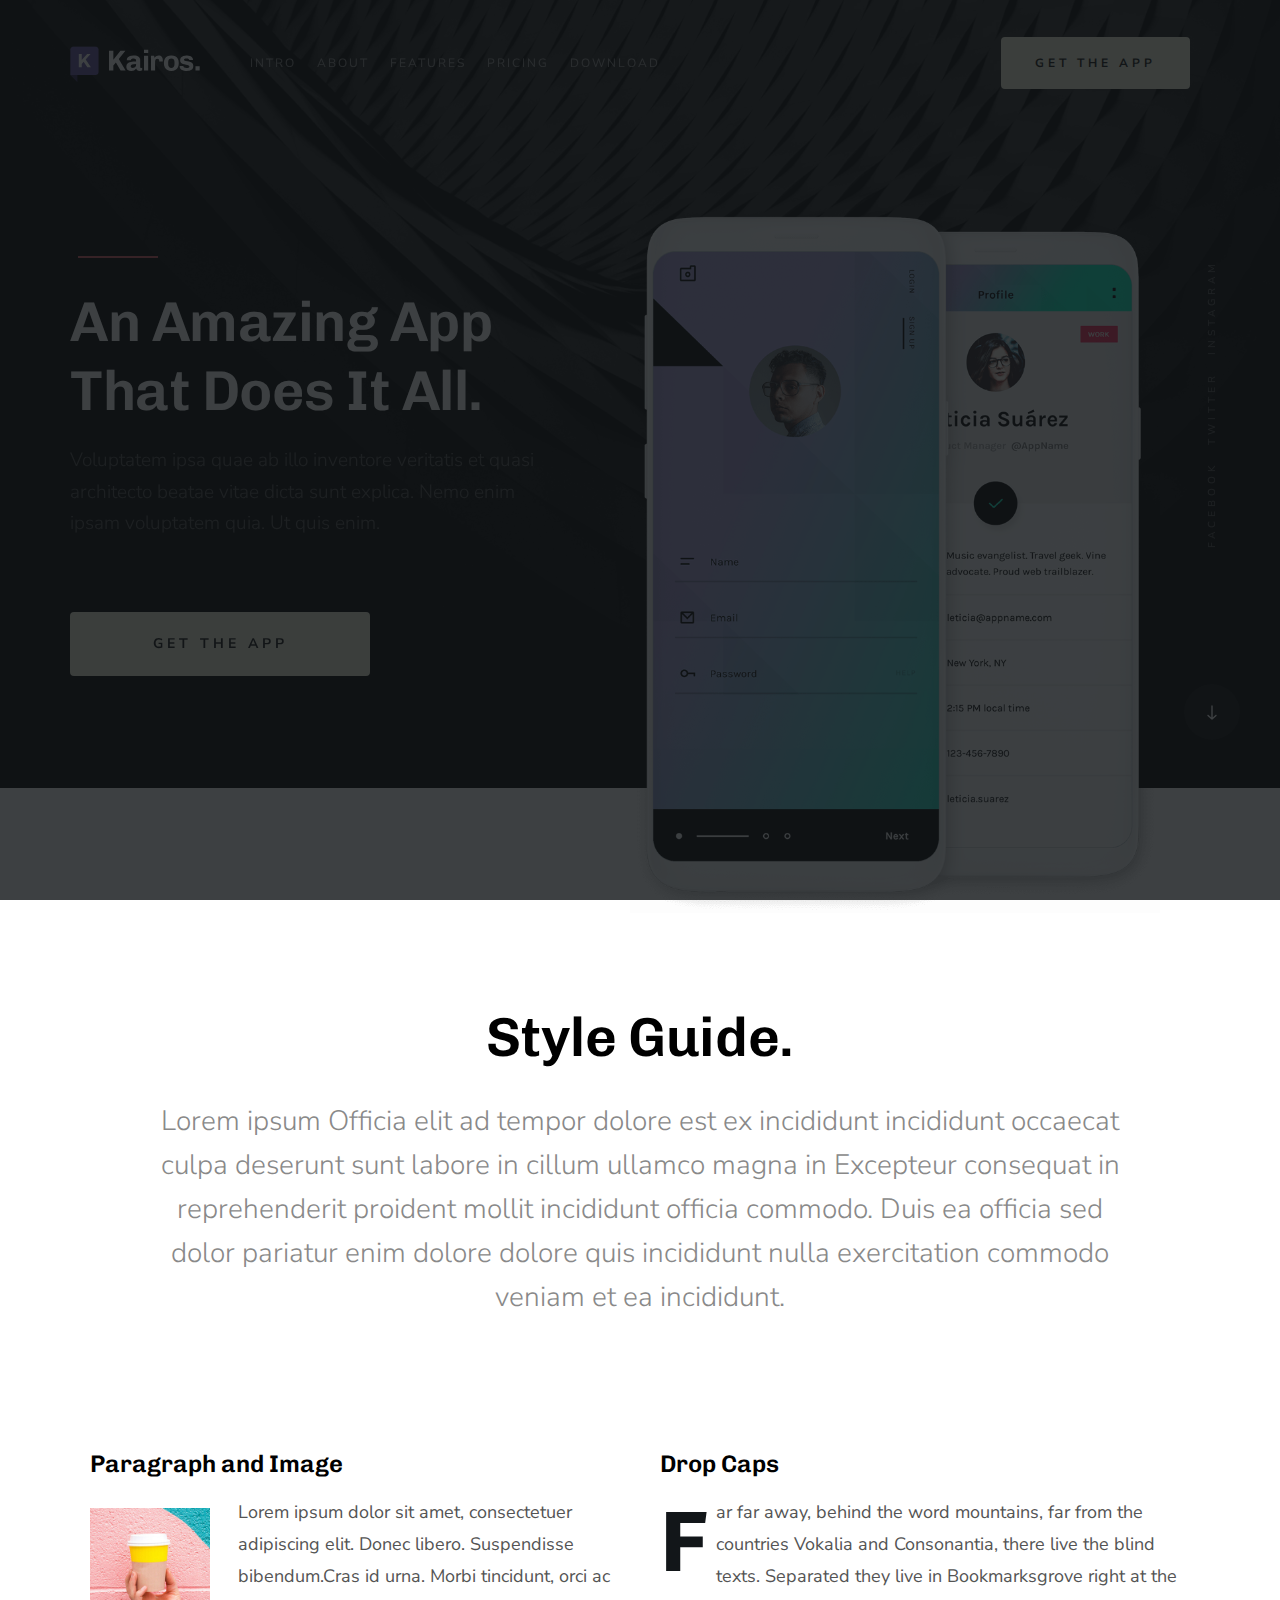
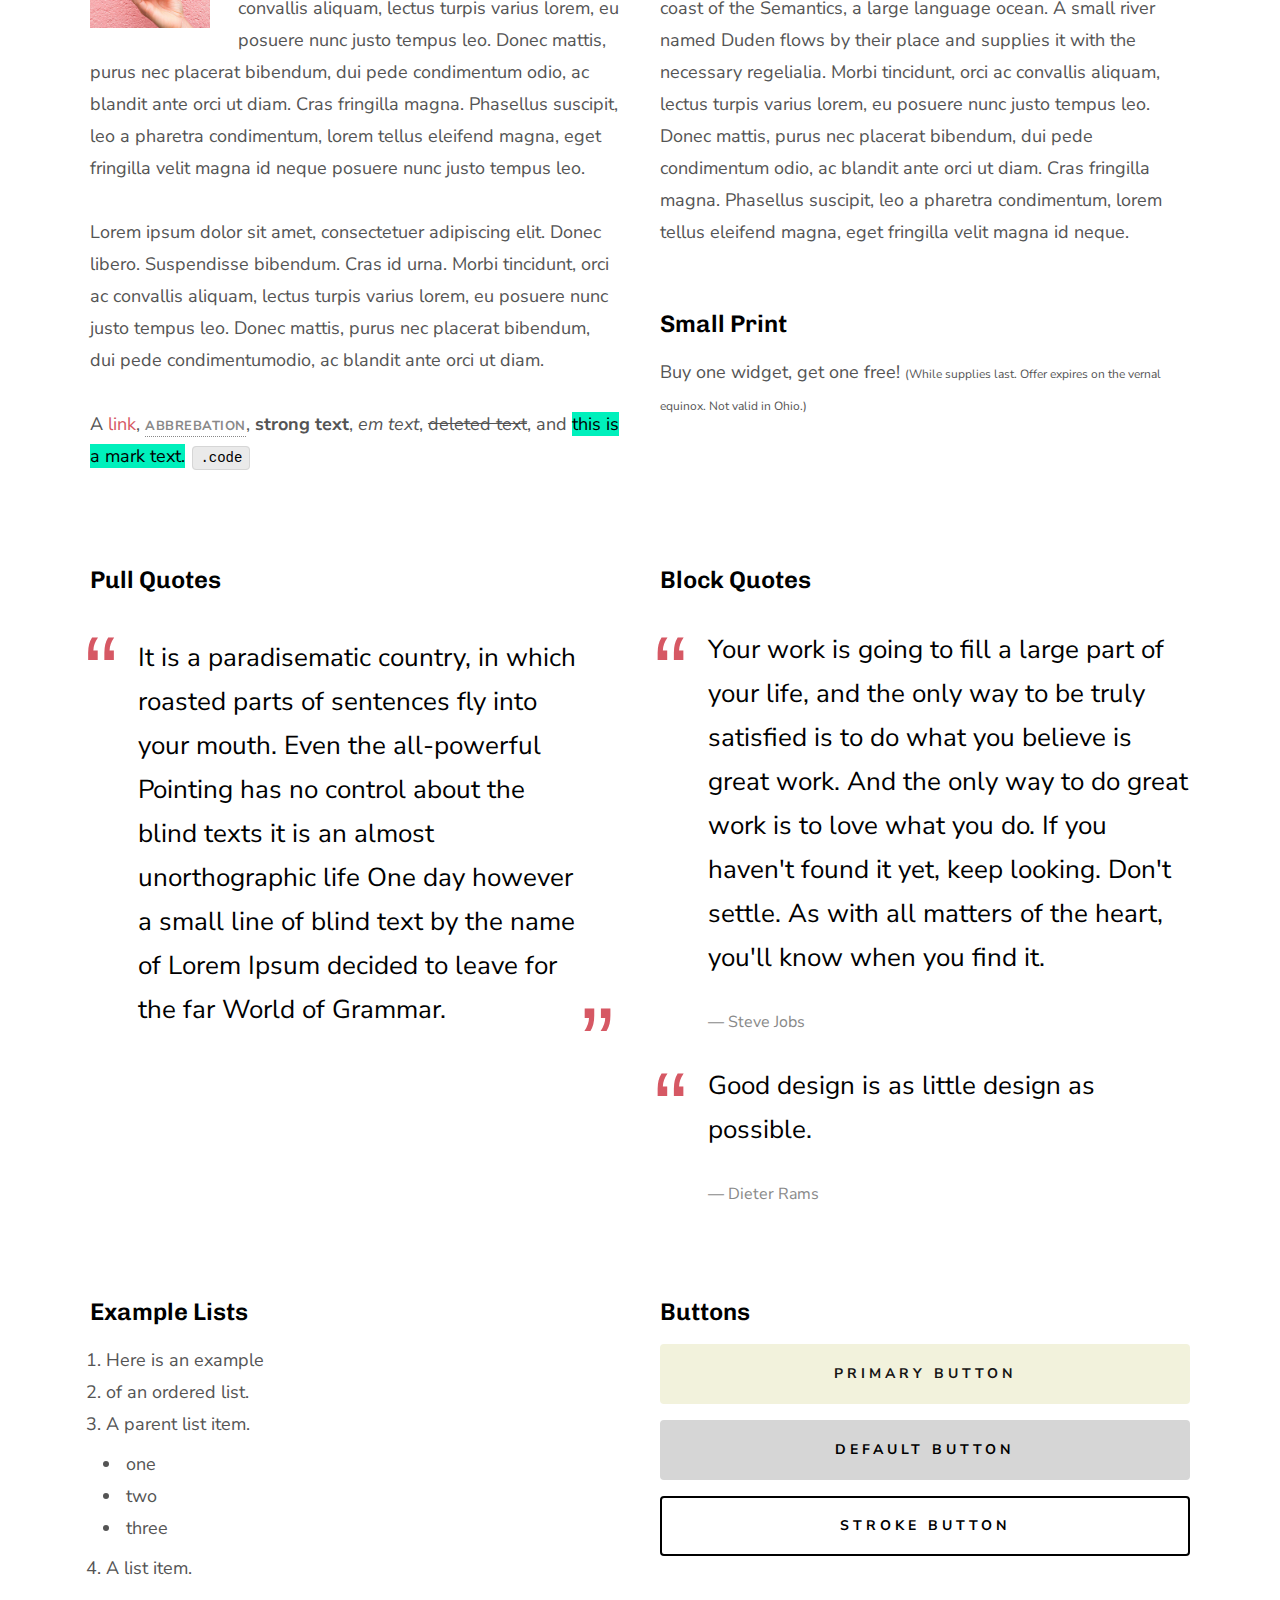
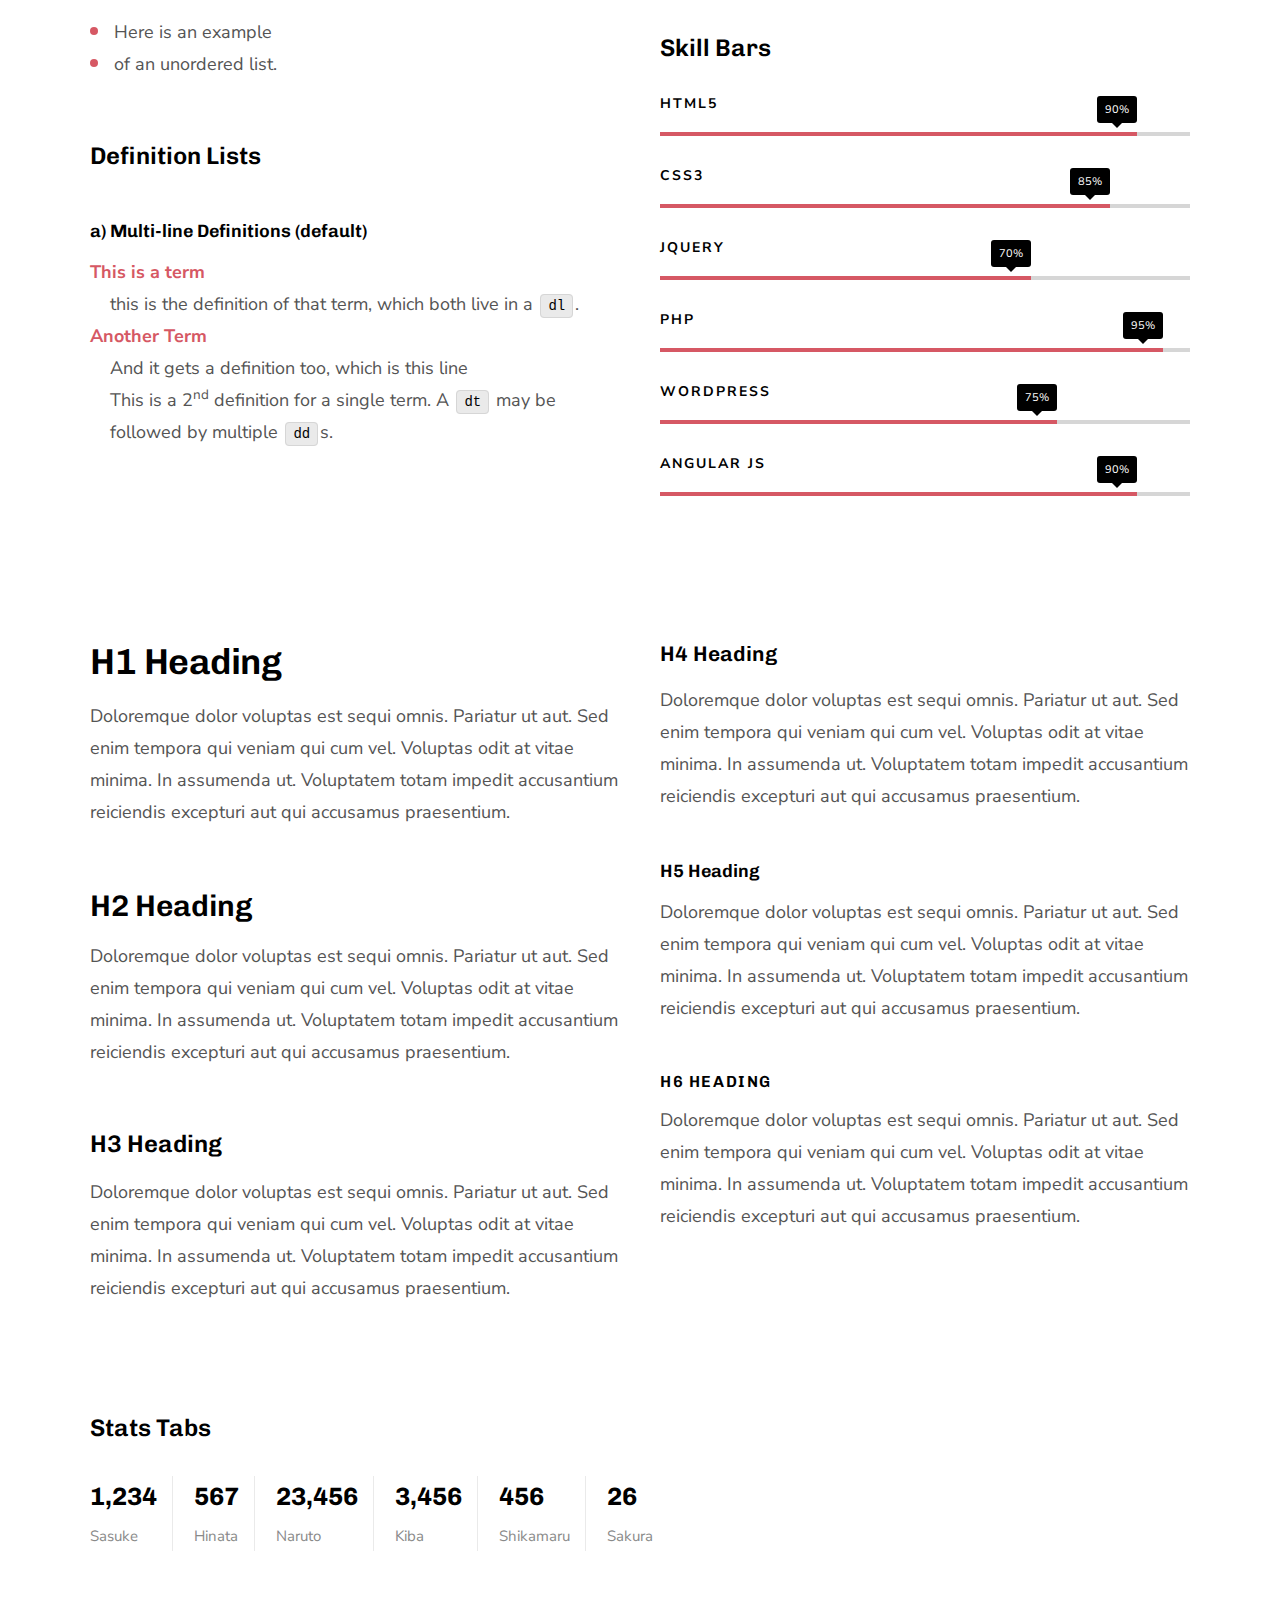
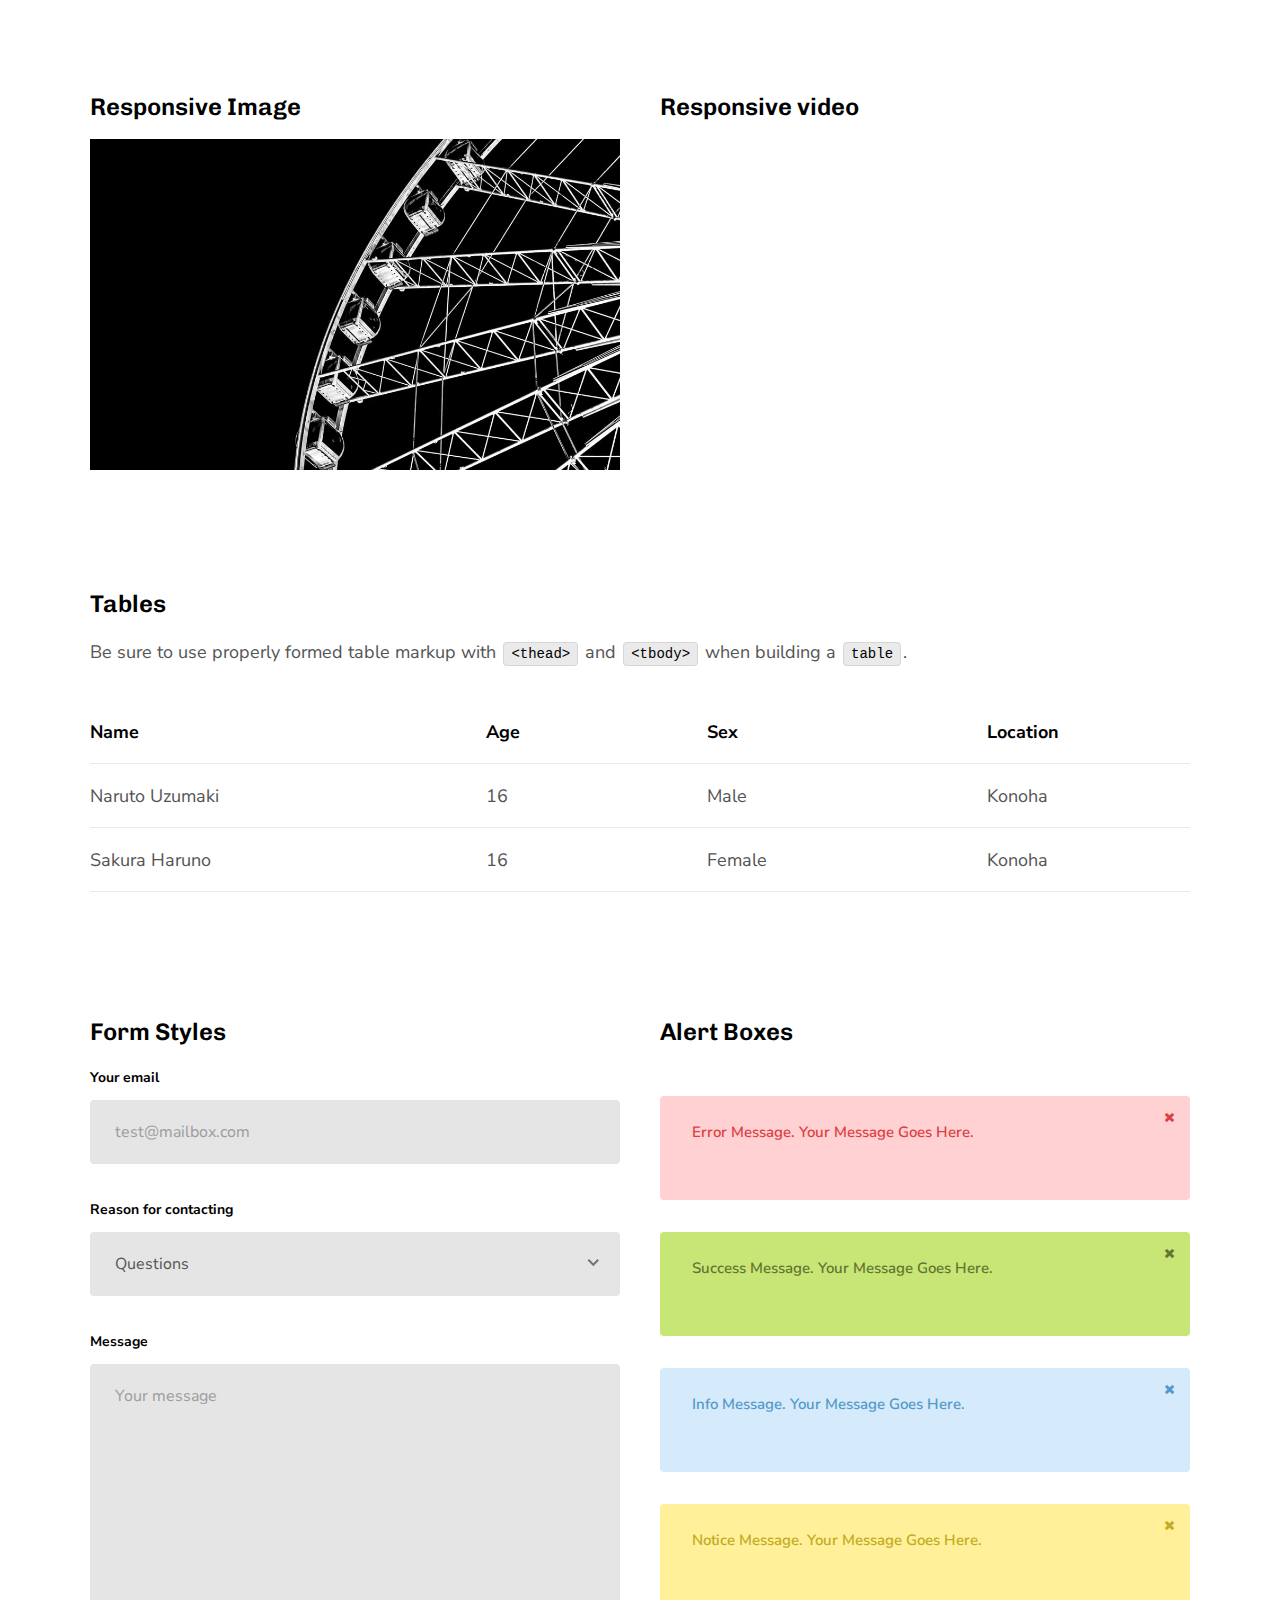
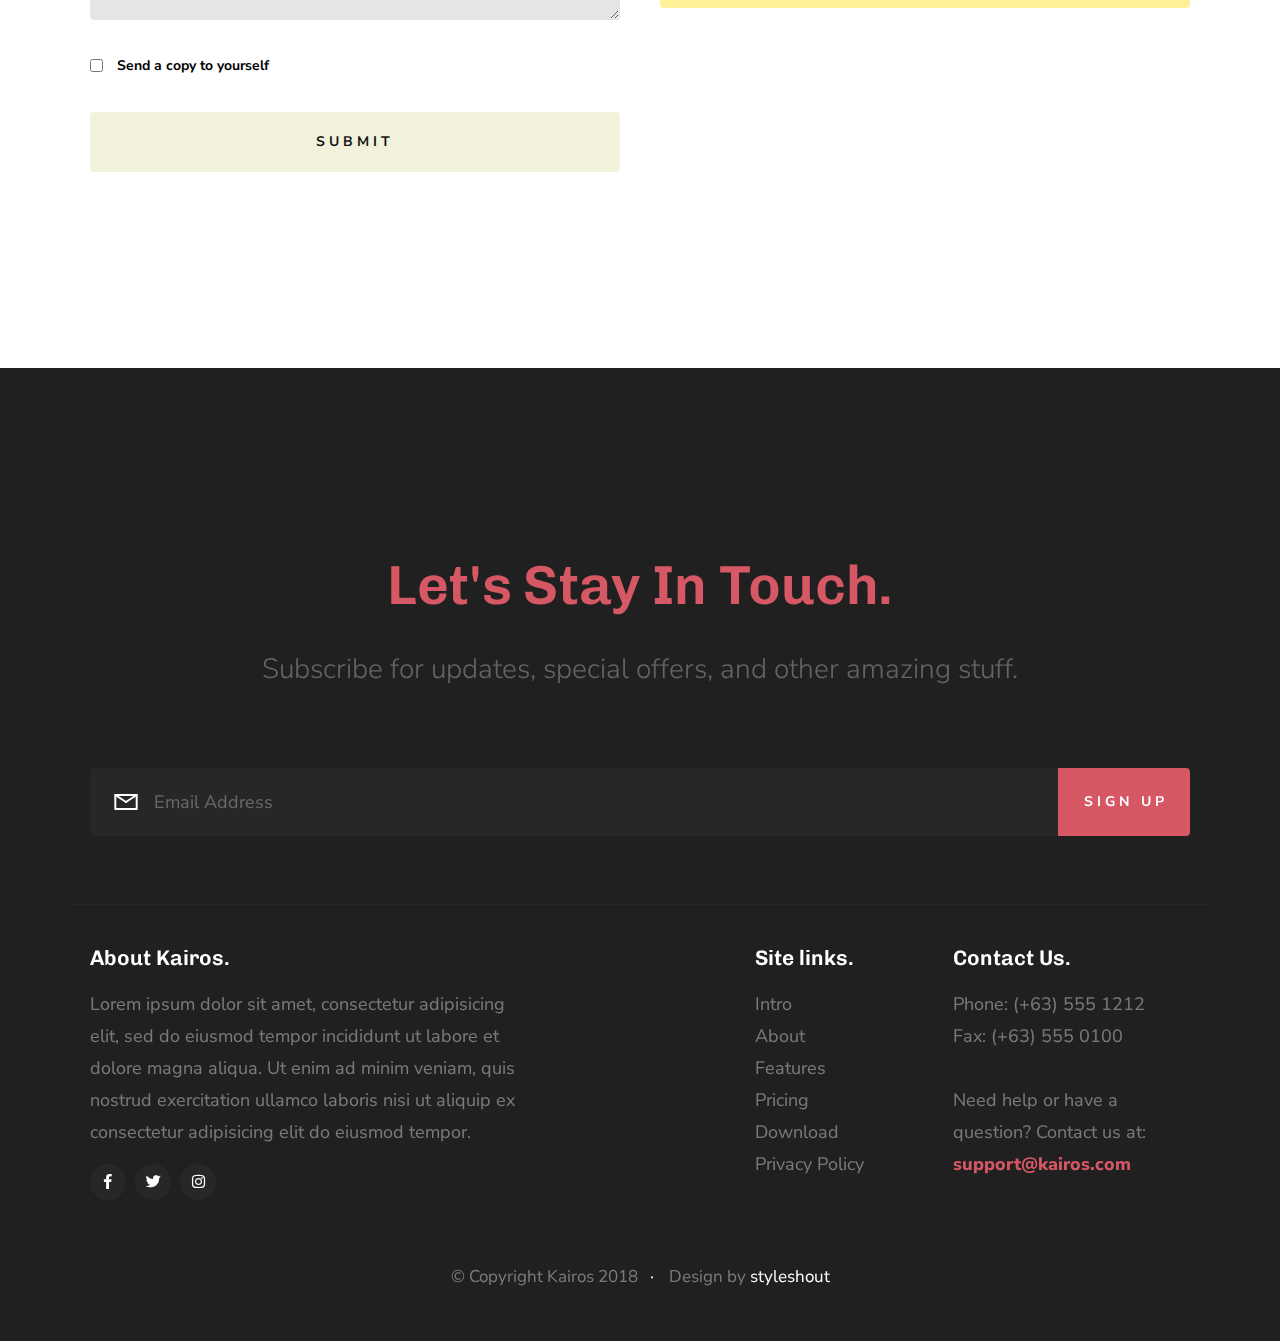
<file: styles.html>
<!DOCTYPE html>
<html class="no-js" lang="en">
  <head>
    <!--- basic page needs
    ================================================== -->
    <meta charset="utf-8" />
    <title>Style Guide - Kairos</title>
    <meta name="description" content="" />
    <meta name="author" content="" />

    <!-- mobile specific metas
    ================================================== -->
    <meta name="viewport" content="width=device-width, initial-scale=1" />

    <!-- CSS
    ================================================== -->
    <link rel="stylesheet" href="css/base.css" />
    <link rel="stylesheet" href="css/vendor.css" />
    <link rel="stylesheet" href="css/main.css" />

    <style type="text/css" media="screen">
      .s-styles {
        background-color: #ffffff;
        padding-top: 21.6rem;
        padding-bottom: 14.8rem;
      }
    </style>

    <!-- script
    ================================================== -->
    <script src="js/modernizr.js"></script>
    <script src="js/pace.min.js"></script>

    <!-- favicons
    ================================================== -->
    <link rel="shortcut icon" href="favicon.ico" type="image/x-icon" />
    <link rel="icon" href="favicon.ico" type="image/x-icon" />
  </head>

  <body id="top">
    <!-- preloader
    ================================================== -->
    <div id="preloader">
      <div id="loader" class="dots-jump">
        <div></div>
        <div></div>
        <div></div>
      </div>
    </div>

    <!-- header 
    ================================================== -->
    <header class="s-header">
      <div class="row">
        <div class="header-logo">
          <a class="site-logo" href="index.html">
            <img src="images/logo.svg" alt="Homepage" />
          </a>
        </div>

        <nav class="header-nav-wrap">
          <ul class="header-main-nav">
            <li class="current">
              <a href="index.html" title="intro">Intro</a>
            </li>
            <li><a href="index.html#about" title="about">About</a></li>
            <li><a href="index.html#features" title="features">Features</a></li>
            <li><a href="index.html#pricing" title="pricing">Pricing</a></li>
            <li><a href="index.html#download" title="download">Download</a></li>
          </ul>

          <div class="header-cta">
            <a href="#0" class="btn btn--primary header-cta__btn"
              >Get The App</a
            >
          </div>
        </nav>

        <a class="header-menu-toggle" href="#"><span>Menu</span></a>
      </div>
    </header>
    <!-- end header -->

    <!-- home
    ================================================== -->
    <section
      id="home"
      class="s-home target-section"
      data-parallax="scroll"
      data-image-src="images/hero-bg.jpg"
      data-natural-width="3000"
      data-natural-height="2000"
      data-position-y="center"
    >
      <div class="shadow-overlay"></div>

      <div class="home-content">
        <div class="row home-content__main">
          <div class="home-content__left">
            <h1>
              An Amazing App <br />
              That Does It All.
            </h1>

            <h3>
              Voluptatem ipsa quae ab illo inventore veritatis et quasi
              architecto beatae vitae dicta sunt explica. Nemo enim ipsam
              voluptatem quia. Ut quis enim.
            </h3>

            <div class="home-content__btn-wrap">
              <a href="#0" class="btn btn--primary home-content__btn">
                Get The App
              </a>
            </div>
          </div>
          <!-- end home-content__left-->

          <div class="home-content__right">
            <img
              src="images/hero-app-screens-800.png"
              srcset="
                images/hero-app-screens-800.png  1x,
                images/hero-app-screens-1600.png 2x
              "
            />
          </div>
          <!-- end home-content__right -->
        </div>
        <!-- end home-content__main -->

        <ul class="home-content__social">
          <li><a href="#0">Facebook</a></li>
          <li><a href="#0">twitter</a></li>
          <li><a href="#0">Instagram</a></li>
        </ul>
      </div>
      <!-- end home-content -->

      <a href="#styles" class="home-scroll smoothscroll">
        <span class="home-scroll__text">Scroll</span>
        <span class="home-scroll__icon"></span>
      </a>
    </section>
    <!-- end s-home -->

    <!-- styles
    ================================================== -->
    <section id="styles" class="s-styles">
      <div class="row narrow section-intro add-bottom text-center">
        <div class="col-twelve tab-full">
          <h1 class="display-1">Style Guide.</h1>

          <p class="lead">
            Lorem ipsum Officia elit ad tempor dolore est ex incididunt
            incididunt occaecat culpa deserunt sunt labore in cillum ullamco
            magna in Excepteur consequat in reprehenderit proident mollit
            incididunt officia commodo. Duis ea officia sed dolor pariatur enim
            dolore dolore quis incididunt nulla exercitation commodo veniam et
            ea incididunt.
          </p>
        </div>
      </div>

      <div class="row">
        <div class="col-six tab-full">
          <h3>Paragraph and Image</h3>

          <p>
            <a href="#"
              ><img
                width="120"
                height="120"
                class="pull-left"
                alt="sample-image"
                src="images/sample-image.jpg"
            /></a>
            Lorem ipsum dolor sit amet, consectetuer adipiscing elit. Donec
            libero. Suspendisse bibendum.Cras id urna. Morbi tincidunt, orci ac
            convallis aliquam, lectus turpis varius lorem, eu posuere nunc justo
            tempus leo. Donec mattis, purus nec placerat bibendum, dui pede
            condimentum odio, ac blandit ante orci ut diam. Cras fringilla
            magna. Phasellus suscipit, leo a pharetra condimentum, lorem tellus
            eleifend magna, eget fringilla velit magna id neque posuere nunc
            justo tempus leo.
          </p>

          <p>
            Lorem ipsum dolor sit amet, consectetuer adipiscing elit. Donec
            libero. Suspendisse bibendum. Cras id urna. Morbi tincidunt, orci ac
            convallis aliquam, lectus turpis varius lorem, eu posuere nunc justo
            tempus leo. Donec mattis, purus nec placerat bibendum, dui pede
            condimentumodio, ac blandit ante orci ut diam.
          </p>

          <p>
            A <a href="#">link</a>,
            <abbr title="this really isn't a very good description"
              >abbrebation</abbr
            >, <strong>strong text</strong>, <em>em text</em>,
            <del>deleted text</del>, and
            <mark>this is a mark text.</mark>
            <code>.code</code>
          </p>
        </div>

        <div class="col-six tab-full">
          <h3>Drop Caps</h3>

          <p class="drop-cap">
            Far far away, behind the word mountains, far from the countries
            Vokalia and Consonantia, there live the blind texts. Separated they
            live in Bookmarksgrove right at the coast of the Semantics, a large
            language ocean. A small river named Duden flows by their place and
            supplies it with the necessary regelialia. Morbi tincidunt, orci ac
            convallis aliquam, lectus turpis varius lorem, eu posuere nunc justo
            tempus leo. Donec mattis, purus nec placerat bibendum, dui pede
            condimentum odio, ac blandit ante orci ut diam. Cras fringilla
            magna. Phasellus suscipit, leo a pharetra condimentum, lorem tellus
            eleifend magna, eget fringilla velit magna id neque.
          </p>

          <h3>Small Print</h3>

          <p>
            Buy one widget, get one free!
            <small
              >(While supplies last. Offer expires on the vernal equinox. Not
              valid in Ohio.)</small
            >
          </p>
        </div>
      </div>
      <!-- end row -->

      <div class="row">
        <div class="col-six tab-full">
          <h3>Pull Quotes</h3>

          <aside class="pull-quote">
            <blockquote>
              <p>
                It is a paradisematic country, in which roasted parts of
                sentences fly into your mouth. Even the all-powerful Pointing
                has no control about the blind texts it is an almost
                unorthographic life One day however a small line of blind text
                by the name of Lorem Ipsum decided to leave for the far World of
                Grammar.
              </p>
            </blockquote>
          </aside>
        </div>

        <div class="col-six tab-full">
          <h3>Block Quotes</h3>

          <blockquote cite="http://where-i-got-my-info-from.com">
            <p>
              Your work is going to fill a large part of your life, and the only
              way to be truly satisfied is to do what you believe is great work.
              And the only way to do great work is to love what you do. If you
              haven't found it yet, keep looking. Don't settle. As with all
              matters of the heart, you'll know when you find it.
            </p>
            <cite>
              <a href="#">Steve Jobs</a>
            </cite>
          </blockquote>

          <blockquote>
            <p>Good design is as little design as possible.</p>
            <cite>Dieter Rams</cite>
          </blockquote>
        </div>
      </div>
      <!-- end row -->

      <div class="row half-bottom">
        <div class="col-six tab-full">
          <h3>Example Lists</h3>

          <ol>
            <li>Here is an example</li>
            <li>of an ordered list.</li>
            <li>
              A parent list item.
              <ul>
                <li>one</li>
                <li>two</li>
                <li>three</li>
              </ul>
            </li>
            <li>A list item.</li>
          </ol>

          <ul class="disc">
            <li>Here is an example</li>
            <li>of an unordered list.</li>
          </ul>

          <h3>Definition Lists</h3>

          <h5>a) Multi-line Definitions (default)</h5>

          <dl>
            <dt><strong>This is a term</strong></dt>
            <dd>
              this is the definition of that term, which both live in a
              <code>dl</code>.
            </dd>
            <dt><strong>Another Term</strong></dt>
            <dd>And it gets a definition too, which is this line</dd>
            <dd>
              This is a 2<sup>nd</sup> definition for a single term. A
              <code>dt</code> may be followed by multiple <code>dd</code>s.
            </dd>
          </dl>
        </div>

        <div class="col-six tab-full">
          <h3>Buttons</h3>

          <p>
            <a class="btn btn--primary full-width" href="#0">Primary Button</a>
            <a class="btn full-width" href="#0">Default Button</a>
            <a class="btn btn--stroke full-width" href="#0">Stroke Button</a>
          </p>

          <h3>Skill Bars</h3>

          <ul class="skill-bars">
            <li>
              <div class="progress percent90"><span>90%</span></div>
              <strong>HTML5</strong>
            </li>
            <li>
              <div class="progress percent85"><span>85%</span></div>
              <strong>CSS3</strong>
            </li>
            <li>
              <div class="progress percent70"><span>70%</span></div>
              <strong>JQuery</strong>
            </li>
            <li>
              <div class="progress percent95"><span>95%</span></div>
              <strong>PHP</strong>
            </li>
            <li>
              <div class="progress percent75"><span>75%</span></div>
              <strong>Wordpress</strong>
            </li>
            <li>
              <div class="progress percent90"><span>90%</span></div>
              <strong>Angular JS</strong>
            </li>
          </ul>
        </div>
      </div>
      <!-- end row -->

      <div class="row half-bottom">
        <div class="col-six tab-full">
          <h1>H1 Heading</h1>
          <p>
            Doloremque dolor voluptas est sequi omnis. Pariatur ut aut. Sed enim
            tempora qui veniam qui cum vel. Voluptas odit at vitae minima. In
            assumenda ut. Voluptatem totam impedit accusantium reiciendis
            excepturi aut qui accusamus praesentium.
          </p>

          <h2>H2 Heading</h2>
          <p>
            Doloremque dolor voluptas est sequi omnis. Pariatur ut aut. Sed enim
            tempora qui veniam qui cum vel. Voluptas odit at vitae minima. In
            assumenda ut. Voluptatem totam impedit accusantium reiciendis
            excepturi aut qui accusamus praesentium.
          </p>

          <h3>H3 Heading</h3>
          <p>
            Doloremque dolor voluptas est sequi omnis. Pariatur ut aut. Sed enim
            tempora qui veniam qui cum vel. Voluptas odit at vitae minima. In
            assumenda ut. Voluptatem totam impedit accusantium reiciendis
            excepturi aut qui accusamus praesentium.
          </p>
        </div>

        <div class="col-six tab-full">
          <h4>H4 Heading</h4>
          <p>
            Doloremque dolor voluptas est sequi omnis. Pariatur ut aut. Sed enim
            tempora qui veniam qui cum vel. Voluptas odit at vitae minima. In
            assumenda ut. Voluptatem totam impedit accusantium reiciendis
            excepturi aut qui accusamus praesentium.
          </p>

          <h5>H5 Heading</h5>
          <p>
            Doloremque dolor voluptas est sequi omnis. Pariatur ut aut. Sed enim
            tempora qui veniam qui cum vel. Voluptas odit at vitae minima. In
            assumenda ut. Voluptatem totam impedit accusantium reiciendis
            excepturi aut qui accusamus praesentium.
          </p>

          <h6>H6 Heading</h6>
          <p>
            Doloremque dolor voluptas est sequi omnis. Pariatur ut aut. Sed enim
            tempora qui veniam qui cum vel. Voluptas odit at vitae minima. In
            assumenda ut. Voluptatem totam impedit accusantium reiciendis
            excepturi aut qui accusamus praesentium.
          </p>
        </div>
      </div>

      <div class="row half-bottom">
        <div class="col-twelve">
          <h3>Stats Tabs</h3>

          <ul class="stats-tabs">
            <li>
              <a href="#">1,234 <em>Sasuke</em></a>
            </li>
            <li>
              <a href="#">567 <em>Hinata</em></a>
            </li>
            <li>
              <a href="#">23,456 <em>Naruto</em></a>
            </li>
            <li>
              <a href="#">3,456 <em>Kiba</em></a>
            </li>
            <li>
              <a href="#">456 <em>Shikamaru</em></a>
            </li>
            <li>
              <a href="#">26 <em>Sakura</em></a>
            </li>
          </ul>
        </div>
      </div>
      <!-- end row -->

      <div class="row half-bottom">
        <div class="col-six tab-full">
          <h3>Responsive Image</h3>
          <p>
            <img
              src="images/wheel-500.jpg"
              srcset="images/wheel-1000.jpg 1000w, images/wheel-500.jpg 500w"
              sizes="(max-width: 1000px) 100vw, 1000px"
              alt=""
            />
          </p>
        </div>

        <div class="col-six tab-full">
          <h3>Responsive video</h3>

          <div class="video-container">
            <iframe
              src="https://player.vimeo.com/video/14592941?color=00a650&title=0&byline=0&portrait=0"
              width="500"
              height="281"
              frameborder="0"
              webkitallowfullscreen
              mozallowfullscreen
              allowfullscreen
            ></iframe>
          </div>
        </div>
      </div>
      <!-- end row -->

      <div class="row add-bottom">
        <div class="col-twelve">
          <h3>Tables</h3>
          <p>
            Be sure to use properly formed table markup with
            <code>&lt;thead&gt;</code> and <code>&lt;tbody&gt;</code> when
            building a <code>table</code>.
          </p>

          <div class="table-responsive">
            <table>
              <thead>
                <tr>
                  <th>Name</th>
                  <th>Age</th>
                  <th>Sex</th>
                  <th>Location</th>
                </tr>
              </thead>
              <tbody>
                <tr>
                  <td>Naruto Uzumaki</td>
                  <td>16</td>
                  <td>Male</td>
                  <td>Konoha</td>
                </tr>
                <tr>
                  <td>Sakura Haruno</td>
                  <td>16</td>
                  <td>Female</td>
                  <td>Konoha</td>
                </tr>
              </tbody>
            </table>
          </div>
        </div>
      </div>
      <!-- end row -->

      <div class="row">
        <div class="col-six tab-full">
          <h3>Form Styles</h3>

          <form>
            <div>
              <label for="sampleInput">Your email</label>
              <input
                class="full-width"
                type="email"
                placeholder="test@mailbox.com"
                id="sampleInput"
              />
            </div>
            <div>
              <label for="sampleRecipientInput">Reason for contacting</label>
              <div class="ss-custom-select">
                <select class="full-width" id="sampleRecipientInput">
                  <option value="Option 1">Questions</option>
                  <option value="Option 2">Report</option>
                  <option value="Option 3">Others</option>
                </select>
              </div>
            </div>

            <label for="exampleMessage">Message</label>
            <textarea
              class="full-width"
              placeholder="Your message"
              id="exampleMessage"
            ></textarea>

            <label class="add-bottom">
              <input type="checkbox" />
              <span class="label-text">Send a copy to yourself</span>
            </label>

            <input
              class="btn--primary full-width"
              type="submit"
              value="Submit"
            />
          </form>
        </div>

        <div class="col-six tab-full">
          <h3>Alert Boxes</h3>

          <br />

          <div class="alert-box alert-box--error hideit">
            <p>Error Message. Your Message Goes Here.</p>
            <i class="fa fa-times alert-box__close" aria-hidden="true"></i>
          </div>
          <!-- end error -->

          <div class="alert-box alert-box--success hideit">
            <p>Success Message. Your Message Goes Here.</p>
            <i class="fa fa-times alert-box__close" aria-hidden="true"></i>
          </div>
          <!-- end success -->

          <div class="alert-box alert-box--info hideit">
            <p>Info Message. Your Message Goes Here.</p>
            <i class="fa fa-times alert-box__close" aria-hidden="true"></i>
          </div>
          <!-- end info -->

          <div class="alert-box alert-box--notice hideit">
            <p>Notice Message. Your Message Goes Here.</p>
            <i class="fa fa-times alert-box__close" aria-hidden="true"></i>
          </div>
          <!-- end notice -->
        </div>
      </div>
      <!-- end row -->
    </section>
    <!-- end styles -->

    <!-- footer
    ================================================== -->
    <footer class="s-footer footer">
      <div class="row section-header align-center">
        <div class="col-full">
          <h1 class="display-1">Let's Stay In Touch.</h1>
          <p class="lead">
            Subscribe for updates, special offers, and other amazing stuff.
          </p>
        </div>
      </div>
      <!-- end section-header -->

      <div class="row footer__top">
        <div class="col-full footer__subscribe end">
          <div class="subscribe-form">
            <form id="mc-form" class="group" novalidate="true">
              <input
                type="email"
                value=""
                name="EMAIL"
                class="email"
                id="mc-email"
                placeholder="Email Address"
                required=""
              />

              <input type="submit" name="subscribe" value="Sign Up" />

              <label for="mc-email" class="subscribe-message"></label>
            </form>
          </div>
        </div>
      </div>
      <!-- end footer__top -->

      <div class="row footer__bottom">
        <div class="footer__about col-five tab-full left">
          <h4>About Kairos.</h4>

          <p>
            Lorem ipsum dolor sit amet, consectetur adipisicing elit, sed do
            eiusmod tempor incididunt ut labore et dolore magna aliqua. Ut enim
            ad minim veniam, quis nostrud exercitation ullamco laboris nisi ut
            aliquip ex consectetur adipisicing elit do eiusmod tempor.
          </p>

          <ul class="footer__social">
            <li>
              <a href="#0"
                ><i class="fab fa-facebook-f" aria-hidden="true"></i
              ></a>
            </li>
            <li>
              <a href="#0"><i class="fab fa-twitter" aria-hidden="true"></i></a>
            </li>
            <li>
              <a href="#0"
                ><i class="fab fa-instagram" aria-hidden="true"></i
              ></a>
            </li>
          </ul>
        </div>

        <div class="col-five md-seven tab-full right end">
          <div class="row">
            <div class="footer__site-links col-five mob-full">
              <h4>Site links.</h4>

              <ul class="footer__site-links">
                <li><a href="index.html">Intro</a></li>
                <li><a href="index.html#about">About</a></li>
                <li><a href="index.html#features">Features</a></li>
                <li><a href="index.html#pricing">Pricing</a></li>
                <li><a href="index.html#download">Download</a></li>
                <li><a href="#0">Privacy Policy</a></li>
              </ul>
            </div>

            <div class="footer__contact col-seven mob-full">
              <h4>Contact Us.</h4>

              <p>
                Phone: (+63) 555 1212 <br />
                Fax: (+63) 555 0100
              </p>
              <p>
                Need help or have a question? Contact us at: <br />
                <a href="mailto:#0" class="footer__mail-link"
                  >support@kairos.com</a
                >
              </p>
            </div>
          </div>
        </div>

        <div class="col-full ss-copyright">
          <span>&copy; Copyright Kairos 2018</span>
          <span
            >Design by
            <a href="https://www.styleshout.com/">styleshout</a></span
          >
        </div>
      </div>
      <!-- end footer__bottom -->

      <div class="go-top">
        <a class="smoothscroll" title="Back to Top" href="#top"></a>
      </div>
    </footer>
    <!-- end s-footer -->

    <!-- Java Script
    ================================================== -->
    <script src="js/jquery-3.2.1.min.js"></script>
    <script src="js/plugins.js"></script>
    <script src="js/main.js"></script>
  </body>
</html>
</file>
<file: css/base.css>
/* =================================================================== 
 *
 *  Kairos v1.0 Base Stylesheet
 *  11-06-2018
 *  ------------------------------------------------------------------
 *
 *  TOC:
 *  # imports 
 *  # normalize
 *  # basic/base setup styles 
 *    ## Media
 *    ## Typography resets 
 *    ## links 
 *    ## inputs
 *  # grid
 *    ## medium size devices  
 *    ## tablets   
 *    ## mobile devices
 *    ## small mobile devices
 *  # block grids
 *    ## medium size devices
 *    ## tablets
 *    ## mobile devices
 *  # MISC
 *
 * =================================================================== */

/* ===================================================================
 * # imports 
 *
 * ------------------------------------------------------------------- */
@import url("https://fonts.googleapis.com/css?family=Nunito+Sans:300,400,500,600,700|Chivo:300,400,700,700i,900");
@import url("font-awesome/css/fontawesome-all.css");
@import url("micons/micons.css");

/* ===================================================================
  * # normalize
  * normalize.css v5.0.0 | MIT License |
  * github.com/necolas/normalize.css
  *
  * ------------------------------------------------------------------- */
html {
  font-family: sans-serif;
  line-height: 1.15;
  -ms-text-size-adjust: 100%;
  -webkit-text-size-adjust: 100%;
}

body {
  margin: 0;
}

article,
aside,
footer,
header,
nav,
section {
  display: block;
}

h1 {
  font-size: 2em;
  margin: 0.67em 0;
}

figcaption,
figure,
main {
  display: block;
}

figure {
  margin: 1em 40px;
}

.phone-screenshot {
  width: calc(100% / 4);
  display: inline-block;
  text-align: center;
  box-sizing: border-box;
  margin: 42px;
}

.phone-screenshot img {
  max-width: 100%;
  height: auto;
  display: block;
  margin: 0 auto;
}

hr {
  box-sizing: content-box;
  height: 0;
  overflow: visible;
}

pre {
  font-family: monospace, monospace;
  font-size: 1em;
}

a {
  background-color: transparent;
  -webkit-text-decoration-skip: objects;
}

a:active,
a:hover {
  outline-width: 0;
}

abbr[title] {
  border-bottom: none;
  text-decoration: underline;
  text-decoration: underline dotted;
}

b,
strong {
  font-weight: inherit;
}

b,
strong {
  font-weight: bolder;
}

code,
kbd,
samp {
  font-family: monospace, monospace;
  font-size: 1em;
}

dfn {
  font-style: italic;
}

mark {
  background-color: #ff0;
  color: #000;
}

small {
  font-size: 80%;
}

sub,
sup {
  font-size: 75%;
  line-height: 0;
  position: relative;
  vertical-align: baseline;
}

sub {
  bottom: -0.25em;
}

sup {
  top: -0.5em;
}

audio,
video {
  display: inline-block;
}

audio:not([controls]) {
  display: none;
  height: 0;
}

img {
  border-style: none;
}

svg:not(:root) {
  overflow: hidden;
}

button,
input,
optgroup,
select,
textarea {
  font-family: sans-serif;
  font-size: 100%;
  line-height: 1.15;
  margin: 0;
}

button,
input {
  overflow: visible;
}

button,
select {
  text-transform: none;
}

button,
html [type="button"],
[type="reset"],
[type="submit"] {
  -webkit-appearance: button;
}

button::-moz-focus-inner,
[type="button"]::-moz-focus-inner,
[type="reset"]::-moz-focus-inner,
[type="submit"]::-moz-focus-inner {
  border-style: none;
  padding: 0;
}

button:-moz-focusring,
[type="button"]:-moz-focusring,
[type="reset"]:-moz-focusring,
[type="submit"]:-moz-focusring {
  outline: 1px dotted ButtonText;
}

fieldset {
  border: 1px solid #c0c0c0;
  margin: 0 2px;
  padding: 0.35em 0.625em 0.75em;
}

legend {
  box-sizing: border-box;
  color: inherit;
  display: table;
  max-width: 100%;
  padding: 0;
  white-space: normal;
}

progress {
  display: inline-block;
  vertical-align: baseline;
}

textarea {
  overflow: auto;
}

[type="checkbox"],
[type="radio"] {
  box-sizing: border-box;
  padding: 0;
}

[type="number"]::-webkit-inner-spin-button,
[type="number"]::-webkit-outer-spin-button {
  height: auto;
}

body {
  margin: 0;
}
canvas {
  display: block;
}

[type="search"] {
  -webkit-appearance: textfield;
  outline-offset: -2px;
}

[type="search"]::-webkit-search-cancel-button,
[type="search"]::-webkit-search-decoration {
  -webkit-appearance: none;
}

::-webkit-file-upload-button {
  -webkit-appearance: button;
  font: inherit;
}

details,
menu {
  display: block;
}

summary {
  display: list-item;
}

canvas {
  display: inline-block;
}

template {
  display: none;
}

[hidden] {
  display: none;
}

/* ===================================================================
  * # basic/base setup styles
  *
  * ------------------------------------------------------------------- */
html {
  font-size: 62.5%;
  box-sizing: border-box;
}

*,
*::before,
*::after {
  box-sizing: inherit;
}

body {
  font-weight: normal;
  line-height: 1;
  word-wrap: break-word;
  text-rendering: optimizeLegibility;
  -webkit-overflow-scrolling: touch;
  -webkit-text-size-adjust: none;
}

body,
input,
button {
  -moz-osx-font-smoothing: grayscale;
  -webkit-font-smoothing: antialiased;
}

/* ------------------------------------------------------------------- 
  * ## Media
  * ------------------------------------------------------------------- */
img,
video {
  max-width: 100%;
  height: auto;
}

/* ------------------------------------------------------------------- 
  * ## Typography resets 
  * ------------------------------------------------------------------- */
div,
dl,
dt,
dd,
ul,
ol,
li,
h1,
h2,
h3,
h4,
h5,
h6,
pre,
form,
p,
blockquote,
th,
td {
  margin: 0;
  padding: 0;
}

h1,
h2,
h3,
h4,
h5,
h6 {
  -webkit-font-smoothing: auto;
  -webkit-font-smoothing: antialiased;
  -webkit-font-variant-ligatures: common-ligatures;
  -moz-font-variant-ligatures: common-ligatures;
  font-variant-ligatures: common-ligatures;
  text-rendering: optimizeLegibility;
}

em,
i {
  font-style: italic;
  line-height: inherit;
}

strong,
b {
  font-weight: bold;
  line-height: inherit;
}

small {
  font-size: 60%;
  line-height: inherit;
}

ol,
ul {
  list-style: none;
}

li {
  display: block;
}

/* ------------------------------------------------------------------- 
  * ## links
  * ------------------------------------------------------------------- */
a {
  text-decoration: none;
  line-height: inherit;
}

a img {
  border: none;
}

/* ------------------------------------------------------------------- 
  * ## inputs
  * ------------------------------------------------------------------- */
fieldset {
  margin: 0;
  padding: 0;
}

input[type="email"],
input[type="number"],
input[type="search"],
input[type="text"],
input[type="tel"],
input[type="url"],
input[type="password"],
textarea {
  -webkit-appearance: none;
  -moz-appearance: none;
  -ms-appearance: none;
  -o-appearance: none;
  appearance: none;
}

/* ===================================================================
  * # grid
  *
  * ------------------------------------------------------------------- */
.row {
  width: 89%;
  max-width: 1200px;
  margin: 0 auto;
}

.row:after {
  content: "";
  display: table;
  clear: both;
}

.row .row {
  width: auto;
  max-width: none;
  margin-left: -20px;
  margin-right: -20px;
}

/* column blocks
  * -------------------------------------- */
[class*="col-"] {
  float: left;
  padding: 0 20px;
}

[class*="col-"] + [class*="col-"].end {
  float: right;
}

.collapse > [class*="col-"],
[class*="col-"].collapse {
  padding: 0;
}

/* column width classes 
  * -------------------------------------- */
.col-one {
  width: 8.33333%;
}

.col-two,
.col-1-6 {
  width: 16.66667%;
}

.col-three,
.col-1-4 {
  width: 25%;
}

.col-four,
.col-1-3 {
  width: 33.33333%;
}

.col-five {
  width: 41.66667%;
}

.col-six,
.col-1-2 {
  width: 50%;
}

.col-seven {
  width: 58.33333%;
}

.col-eight,
.col-2-3 {
  width: 66.66667%;
}

.col-nine,
.col-3-4 {
  width: 75%;
}

.col-ten,
.col-5-6 {
  width: 83.33333%;
}

.col-eleven {
  width: 91.66667%;
}

.col-twelve,
.col-full {
  width: 100%;
}

/* ------------------------------------------------------------------- 
  * ## medium size devices
  * ------------------------------------------------------------------- */
@media only screen and (max-width: 1200px) {
  .row .row {
    margin-left: -16px;
    margin-right: -16px;
  }

  [class*="col-"] {
    padding: 0 16px;
  }

  .md-one {
    width: 8.33333%;
  }

  .md-two,
  .md-1-6 {
    width: 16.66667%;
  }

  .md-three,
  .md-1-4 {
    width: 25%;
  }

  .md-four,
  .md-1-3 {
    width: 33.33333%;
  }

  .md-five {
    width: 41.66667%;
  }

  .md-six,
  .md-1-2 {
    width: 50%;
  }

  .md-seven {
    width: 58.33333%;
  }

  .md-eight,
  .md-2-3 {
    width: 66.66667%;
  }

  .md-nine,
  .md-3-4 {
    width: 75%;
  }

  .md-ten,
  .md-5-6 {
    width: 83.33333%;
  }

  .md-eleven {
    width: 91.66667%;
  }

  .md-twelve,
  .md-full {
    width: 100%;
  }
}

/* ------------------------------------------------------------------- 
  * ## tablets
  * ------------------------------------------------------------------- */
@media only screen and (max-width: 800px) {
  .row {
    width: 90%;
  }

  .tab-1-4 {
    width: 25%;
  }

  .tab-1-3 {
    width: 33.33333%;
  }

  .tab-1-2 {
    width: 50%;
  }

  .tab-2-3 {
    width: 66.66667%;
  }

  .tab-3-4 {
    width: 75%;
  }

  .tab-full {
    width: 100%;
  }

  .hide-on-tablet {
    display: none;
  }
}

/* ------------------------------------------------------------------- 
  * ## mobile devices
  * ------------------------------------------------------------------- */
@media only screen and (max-width: 600px) {
  .row {
    width: auto;
    padding-left: 25px;
    padding-right: 25px;
  }

  .row .row {
    margin-left: -10px;
    margin-right: -10px;
    padding-left: 0;
    padding-right: 0;
  }

  [class*="col-"] {
    padding: 0 10px;
  }

  .mob-1-4 {
    width: 25%;
  }

  .mob-1-3 {
    width: 33.33333%;
  }

  .mob-1-2 {
    width: 50%;
  }

  .mob-2-3 {
    width: 66.66667%;
  }

  .mob-3-4 {
    width: 75%;
  }

  .mob-full {
    width: 100%;
  }

  .hide-on-mobile {
    display: none;
  }
}

/* ------------------------------------------------------------------- 
  * ## small mobile devices
  * ------------------------------------------------------------------- */

/* stack columns on small mobile devices
  * ------------------------------------------------------------------- */
@media only screen and (max-width: 400px) {
  .row .row {
    margin-left: 0;
    margin-right: 0;
  }

  [class*="col-"]:not(.col-block) {
    width: 100% !important;
    float: none !important;
    clear: both !important;
    margin-left: 0;
    margin-right: 0;
    padding: 0;
  }

  [class*="col-"] + [class*="col-"].end {
    float: none;
  }

  .stack .col-block {
    width: 100% !important;
    float: none !important;
    clear: both !important;
    margin-left: 0;
    margin-right: 0;
    padding: 0;
  }
}

/* ===================================================================
  * # block grids
  * ------------------------------------------------------------------- */

/* Equally-sized columns define at row level
  * ------------------------------------------------------------------- */
[class*="block-"]:after {
  content: "";
  display: table;
  clear: both;
}

.block-1-6 .col-block {
  width: 16.66667%;
}

.block-1-5 .col-block {
  width: 20%;
}

.block-1-4 .col-block {
  width: 25%;
}

.block-1-3 .col-block {
  width: 33.33333%;
}

.block-1-2 .col-block {
  width: 50%;
}

/**
  * Clearing for block grid columns. Allow columns with 
  * different heights to align properly.
  */
.block-1-6 .col-block:nth-child(6n + 1),
.block-1-5 .col-block:nth-child(5n + 1),
.block-1-4 .col-block:nth-child(4n + 1),
.block-1-3 .col-block:nth-child(3n + 1),
.block-1-2 .col-block:nth-child(2n + 1) {
  clear: both;
}

/* ------------------------------------------------------------------- 
  * ## medium size devices
  * ------------------------------------------------------------------- */
@media only screen and (max-width: 1200px) {
  .block-m-1-6 .col-block {
    width: 16.66667%;
  }

  .block-m-1-5 .col-block {
    width: 20%;
  }

  .block-m-1-4 .col-block {
    width: 25%;
  }

  .block-m-1-3 .col-block {
    width: 33.33333%;
  }

  .block-m-1-2 .col-block {
    width: 50%;
  }

  .block-m-full .col-block {
    width: 100%;
    clear: both;
  }

  [class*="block-m-"] .col-block:nth-child(n) {
    clear: none;
  }

  .block-m-1-6 .col-block:nth-child(6n + 1),
  .block-m-1-5 .col-block:nth-child(5n + 1),
  .block-m-1-4 .col-block:nth-child(4n + 1),
  .block-m-1-3 .col-block:nth-child(3n + 1),
  .block-m-1-2 .col-block:nth-child(2n + 1) {
    clear: both;
  }
}

/* ------------------------------------------------------------------- 
  * ## tablets
  * ------------------------------------------------------------------- */
@media only screen and (max-width: 800px) {
  .block-tab-1-6 .col-block {
    width: 16.66667%;
  }

  .block-tab-1-5 .col-block {
    width: 20%;
  }

  .block-tab-1-4 .col-block {
    width: 25%;
  }

  .block-tab-1-3 .col-block {
    width: 33.33333%;
  }

  .block-tab-1-2 .col-block {
    width: 50%;
  }

  .block-tab-full .col-block {
    width: 100%;
    clear: both;
  }

  [class*="block-tab-"] .col-block:nth-child(n) {
    clear: none;
  }

  .block-tab-1-6 .col-block:nth-child(6n + 1),
  .block-tab-1-5 .col-block:nth-child(5n + 1),
  .block-tab-1-4 .col-block:nth-child(4n + 1),
  .block-tab-1-3 .col-block:nth-child(3n + 1),
  .block-tab-1-2 .col-block:nth-child(2n + 1) {
    clear: both;
  }
}

/* ------------------------------------------------------------------- 
  * ## mobile devices
  * ------------------------------------------------------------------- */
@media only screen and (max-width: 600px) {
  .block-mob-1-6 .col-block {
    width: 16.66667%;
  }

  .block-mob-1-5 .col-block {
    width: 20%;
  }

  .block-mob-1-4 .col-block {
    width: 25%;
  }

  .block-mob-1-3 .col-block {
    width: 33.33333%;
  }

  .block-mob-1-2 .col-block {
    width: 50%;
  }

  .block-mob-full .col-block {
    width: 100%;
    clear: both;
  }

  [class*="block-mob-"] .col-block:nth-child(n) {
    clear: none;
  }

  .block-mob-1-6 .col-block:nth-child(6n + 1),
  .block-mob-1-5 .col-block:nth-child(5n + 1),
  .block-mob-1-4 .col-block:nth-child(4n + 1),
  .block-mob-1-3 .col-block:nth-child(3n + 1),
  .block-mob-1-2 .col-block:nth-child(2n + 1) {
    clear: both;
  }
}

/* ===================================================================
  * # MISC
  *
  * ------------------------------------------------------------------- */
.group:after {
  content: "";
  display: table;
  clear: both;
}

/* Misc Helper Styles
  * -------------------------------------- */
.is-hidden {
  display: none;
}

.is-invisible {
  visibility: hidden;
}

.antialiased {
  -webkit-font-smoothing: antialiased;
  -moz-osx-font-smoothing: grayscale;
}

.overflow-hidden {
  overflow: hidden;
}

.remove-bottom {
  margin-bottom: 0;
}

.half-bottom {
  margin-bottom: 1.6rem !important;
}

.add-bottom {
  margin-bottom: 3.2rem !important;
}

.no-border {
  border: none;
}

.full-width {
  width: 100%;
}

.text-center {
  text-align: center;
}

.text-left {
  text-align: left;
}

.text-right {
  text-align: right;
}

.pull-left {
  float: left;
}

.pull-right {
  float: right;
}

.align-center {
  margin-left: auto;
  margin-right: auto;
  text-align: center;
}

/*# sourceMappingURL=base.css.map */
</file>
<file: css/vendor.css>
/* =================================================================== 
 *
 *  Kairos v1.0 Vendor/Third Party CSS 
 *  11-06-2018
 *  ------------------------------------------------------------------
 *
 *  TOC:
 *  # animate on scroll 
 *  # slick slider
 *  # lity - v1.6.6 - 2016-04-22
 *
 * =================================================================== */

/* ===================================================================
 * # animate on scroll 
 * https://michalsnik.github.io/aos/
 * ------------------------------------------------------------------- */
[data-aos][data-aos][data-aos-duration="50"],
body[data-aos-duration="50"] [data-aos] {
  transition-duration: 50ms;
}

[data-aos][data-aos][data-aos-delay="50"],
body[data-aos-delay="50"] [data-aos] {
  transition-delay: 0;
}

[data-aos][data-aos][data-aos-delay="50"].aos-animate,
body[data-aos-delay="50"] [data-aos].aos-animate {
  transition-delay: 50ms;
}

[data-aos][data-aos][data-aos-duration="100"],
body[data-aos-duration="100"] [data-aos] {
  transition-duration: 0.1s;
}

[data-aos][data-aos][data-aos-delay="100"],
body[data-aos-delay="100"] [data-aos] {
  transition-delay: 0;
}

[data-aos][data-aos][data-aos-delay="100"].aos-animate,
body[data-aos-delay="100"] [data-aos].aos-animate {
  transition-delay: 0.1s;
}

[data-aos][data-aos][data-aos-duration="150"],
body[data-aos-duration="150"] [data-aos] {
  transition-duration: 0.15s;
}

[data-aos][data-aos][data-aos-delay="150"],
body[data-aos-delay="150"] [data-aos] {
  transition-delay: 0;
}

[data-aos][data-aos][data-aos-delay="150"].aos-animate,
body[data-aos-delay="150"] [data-aos].aos-animate {
  transition-delay: 0.15s;
}

[data-aos][data-aos][data-aos-duration="200"],
body[data-aos-duration="200"] [data-aos] {
  transition-duration: 0.2s;
}

[data-aos][data-aos][data-aos-delay="200"],
body[data-aos-delay="200"] [data-aos] {
  transition-delay: 0;
}

[data-aos][data-aos][data-aos-delay="200"].aos-animate,
body[data-aos-delay="200"] [data-aos].aos-animate {
  transition-delay: 0.2s;
}

[data-aos][data-aos][data-aos-duration="250"],
body[data-aos-duration="250"] [data-aos] {
  transition-duration: 0.25s;
}

[data-aos][data-aos][data-aos-delay="250"],
body[data-aos-delay="250"] [data-aos] {
  transition-delay: 0;
}

[data-aos][data-aos][data-aos-delay="250"].aos-animate,
body[data-aos-delay="250"] [data-aos].aos-animate {
  transition-delay: 0.25s;
}

[data-aos][data-aos][data-aos-duration="300"],
body[data-aos-duration="300"] [data-aos] {
  transition-duration: 0.3s;
}

[data-aos][data-aos][data-aos-delay="300"],
body[data-aos-delay="300"] [data-aos] {
  transition-delay: 0;
}

[data-aos][data-aos][data-aos-delay="300"].aos-animate,
body[data-aos-delay="300"] [data-aos].aos-animate {
  transition-delay: 0.3s;
}

[data-aos][data-aos][data-aos-duration="350"],
body[data-aos-duration="350"] [data-aos] {
  transition-duration: 0.35s;
}

[data-aos][data-aos][data-aos-delay="350"],
body[data-aos-delay="350"] [data-aos] {
  transition-delay: 0;
}

[data-aos][data-aos][data-aos-delay="350"].aos-animate,
body[data-aos-delay="350"] [data-aos].aos-animate {
  transition-delay: 0.35s;
}

[data-aos][data-aos][data-aos-duration="400"],
body[data-aos-duration="400"] [data-aos] {
  transition-duration: 0.4s;
}

[data-aos][data-aos][data-aos-delay="400"],
body[data-aos-delay="400"] [data-aos] {
  transition-delay: 0;
}

[data-aos][data-aos][data-aos-delay="400"].aos-animate,
body[data-aos-delay="400"] [data-aos].aos-animate {
  transition-delay: 0.4s;
}

[data-aos][data-aos][data-aos-duration="450"],
body[data-aos-duration="450"] [data-aos] {
  transition-duration: 0.45s;
}

[data-aos][data-aos][data-aos-delay="450"],
body[data-aos-delay="450"] [data-aos] {
  transition-delay: 0;
}

[data-aos][data-aos][data-aos-delay="450"].aos-animate,
body[data-aos-delay="450"] [data-aos].aos-animate {
  transition-delay: 0.45s;
}

[data-aos][data-aos][data-aos-duration="500"],
body[data-aos-duration="500"] [data-aos] {
  transition-duration: 0.5s;
}

[data-aos][data-aos][data-aos-delay="500"],
body[data-aos-delay="500"] [data-aos] {
  transition-delay: 0;
}

[data-aos][data-aos][data-aos-delay="500"].aos-animate,
body[data-aos-delay="500"] [data-aos].aos-animate {
  transition-delay: 0.5s;
}

[data-aos][data-aos][data-aos-duration="550"],
body[data-aos-duration="550"] [data-aos] {
  transition-duration: 0.55s;
}

[data-aos][data-aos][data-aos-delay="550"],
body[data-aos-delay="550"] [data-aos] {
  transition-delay: 0;
}

[data-aos][data-aos][data-aos-delay="550"].aos-animate,
body[data-aos-delay="550"] [data-aos].aos-animate {
  transition-delay: 0.55s;
}

[data-aos][data-aos][data-aos-duration="600"],
body[data-aos-duration="600"] [data-aos] {
  transition-duration: 0.6s;
}

[data-aos][data-aos][data-aos-delay="600"],
body[data-aos-delay="600"] [data-aos] {
  transition-delay: 0;
}

[data-aos][data-aos][data-aos-delay="600"].aos-animate,
body[data-aos-delay="600"] [data-aos].aos-animate {
  transition-delay: 0.6s;
}

[data-aos][data-aos][data-aos-duration="650"],
body[data-aos-duration="650"] [data-aos] {
  transition-duration: 0.65s;
}

[data-aos][data-aos][data-aos-delay="650"],
body[data-aos-delay="650"] [data-aos] {
  transition-delay: 0;
}

[data-aos][data-aos][data-aos-delay="650"].aos-animate,
body[data-aos-delay="650"] [data-aos].aos-animate {
  transition-delay: 0.65s;
}

[data-aos][data-aos][data-aos-duration="700"],
body[data-aos-duration="700"] [data-aos] {
  transition-duration: 0.7s;
}

[data-aos][data-aos][data-aos-delay="700"],
body[data-aos-delay="700"] [data-aos] {
  transition-delay: 0;
}

[data-aos][data-aos][data-aos-delay="700"].aos-animate,
body[data-aos-delay="700"] [data-aos].aos-animate {
  transition-delay: 0.7s;
}

[data-aos][data-aos][data-aos-duration="750"],
body[data-aos-duration="750"] [data-aos] {
  transition-duration: 0.75s;
}

[data-aos][data-aos][data-aos-delay="750"],
body[data-aos-delay="750"] [data-aos] {
  transition-delay: 0;
}

[data-aos][data-aos][data-aos-delay="750"].aos-animate,
body[data-aos-delay="750"] [data-aos].aos-animate {
  transition-delay: 0.75s;
}

[data-aos][data-aos][data-aos-duration="800"],
body[data-aos-duration="800"] [data-aos] {
  transition-duration: 0.8s;
}

[data-aos][data-aos][data-aos-delay="800"],
body[data-aos-delay="800"] [data-aos] {
  transition-delay: 0;
}

[data-aos][data-aos][data-aos-delay="800"].aos-animate,
body[data-aos-delay="800"] [data-aos].aos-animate {
  transition-delay: 0.8s;
}

[data-aos][data-aos][data-aos-duration="850"],
body[data-aos-duration="850"] [data-aos] {
  transition-duration: 0.85s;
}

[data-aos][data-aos][data-aos-delay="850"],
body[data-aos-delay="850"] [data-aos] {
  transition-delay: 0;
}

[data-aos][data-aos][data-aos-delay="850"].aos-animate,
body[data-aos-delay="850"] [data-aos].aos-animate {
  transition-delay: 0.85s;
}

[data-aos][data-aos][data-aos-duration="900"],
body[data-aos-duration="900"] [data-aos] {
  transition-duration: 0.9s;
}

[data-aos][data-aos][data-aos-delay="900"],
body[data-aos-delay="900"] [data-aos] {
  transition-delay: 0;
}

[data-aos][data-aos][data-aos-delay="900"].aos-animate,
body[data-aos-delay="900"] [data-aos].aos-animate {
  transition-delay: 0.9s;
}

[data-aos][data-aos][data-aos-duration="950"],
body[data-aos-duration="950"] [data-aos] {
  transition-duration: 0.95s;
}

[data-aos][data-aos][data-aos-delay="950"],
body[data-aos-delay="950"] [data-aos] {
  transition-delay: 0;
}

[data-aos][data-aos][data-aos-delay="950"].aos-animate,
body[data-aos-delay="950"] [data-aos].aos-animate {
  transition-delay: 0.95s;
}

[data-aos][data-aos][data-aos-duration="1000"],
body[data-aos-duration="1000"] [data-aos] {
  transition-duration: 1s;
}

[data-aos][data-aos][data-aos-delay="1000"],
body[data-aos-delay="1000"] [data-aos] {
  transition-delay: 0;
}

[data-aos][data-aos][data-aos-delay="1000"].aos-animate,
body[data-aos-delay="1000"] [data-aos].aos-animate {
  transition-delay: 1s;
}

[data-aos][data-aos][data-aos-duration="1050"],
body[data-aos-duration="1050"] [data-aos] {
  transition-duration: 1.05s;
}

[data-aos][data-aos][data-aos-delay="1050"],
body[data-aos-delay="1050"] [data-aos] {
  transition-delay: 0;
}

[data-aos][data-aos][data-aos-delay="1050"].aos-animate,
body[data-aos-delay="1050"] [data-aos].aos-animate {
  transition-delay: 1.05s;
}

[data-aos][data-aos][data-aos-duration="1100"],
body[data-aos-duration="1100"] [data-aos] {
  transition-duration: 1.1s;
}

[data-aos][data-aos][data-aos-delay="1100"],
body[data-aos-delay="1100"] [data-aos] {
  transition-delay: 0;
}

[data-aos][data-aos][data-aos-delay="1100"].aos-animate,
body[data-aos-delay="1100"] [data-aos].aos-animate {
  transition-delay: 1.1s;
}

[data-aos][data-aos][data-aos-duration="1150"],
body[data-aos-duration="1150"] [data-aos] {
  transition-duration: 1.15s;
}

[data-aos][data-aos][data-aos-delay="1150"],
body[data-aos-delay="1150"] [data-aos] {
  transition-delay: 0;
}

[data-aos][data-aos][data-aos-delay="1150"].aos-animate,
body[data-aos-delay="1150"] [data-aos].aos-animate {
  transition-delay: 1.15s;
}

[data-aos][data-aos][data-aos-duration="1200"],
body[data-aos-duration="1200"] [data-aos] {
  transition-duration: 1.2s;
}

[data-aos][data-aos][data-aos-delay="1200"],
body[data-aos-delay="1200"] [data-aos] {
  transition-delay: 0;
}

[data-aos][data-aos][data-aos-delay="1200"].aos-animate,
body[data-aos-delay="1200"] [data-aos].aos-animate {
  transition-delay: 1.2s;
}

[data-aos][data-aos][data-aos-duration="1250"],
body[data-aos-duration="1250"] [data-aos] {
  transition-duration: 1.25s;
}

[data-aos][data-aos][data-aos-delay="1250"],
body[data-aos-delay="1250"] [data-aos] {
  transition-delay: 0;
}

[data-aos][data-aos][data-aos-delay="1250"].aos-animate,
body[data-aos-delay="1250"] [data-aos].aos-animate {
  transition-delay: 1.25s;
}

[data-aos][data-aos][data-aos-duration="1300"],
body[data-aos-duration="1300"] [data-aos] {
  transition-duration: 1.3s;
}

[data-aos][data-aos][data-aos-delay="1300"],
body[data-aos-delay="1300"] [data-aos] {
  transition-delay: 0;
}

[data-aos][data-aos][data-aos-delay="1300"].aos-animate,
body[data-aos-delay="1300"] [data-aos].aos-animate {
  transition-delay: 1.3s;
}

[data-aos][data-aos][data-aos-duration="1350"],
body[data-aos-duration="1350"] [data-aos] {
  transition-duration: 1.35s;
}

[data-aos][data-aos][data-aos-delay="1350"],
body[data-aos-delay="1350"] [data-aos] {
  transition-delay: 0;
}

[data-aos][data-aos][data-aos-delay="1350"].aos-animate,
body[data-aos-delay="1350"] [data-aos].aos-animate {
  transition-delay: 1.35s;
}

[data-aos][data-aos][data-aos-duration="1400"],
body[data-aos-duration="1400"] [data-aos] {
  transition-duration: 1.4s;
}

[data-aos][data-aos][data-aos-delay="1400"],
body[data-aos-delay="1400"] [data-aos] {
  transition-delay: 0;
}

[data-aos][data-aos][data-aos-delay="1400"].aos-animate,
body[data-aos-delay="1400"] [data-aos].aos-animate {
  transition-delay: 1.4s;
}

[data-aos][data-aos][data-aos-duration="1450"],
body[data-aos-duration="1450"] [data-aos] {
  transition-duration: 1.45s;
}

[data-aos][data-aos][data-aos-delay="1450"],
body[data-aos-delay="1450"] [data-aos] {
  transition-delay: 0;
}

[data-aos][data-aos][data-aos-delay="1450"].aos-animate,
body[data-aos-delay="1450"] [data-aos].aos-animate {
  transition-delay: 1.45s;
}

[data-aos][data-aos][data-aos-duration="1500"],
body[data-aos-duration="1500"] [data-aos] {
  transition-duration: 1.5s;
}

[data-aos][data-aos][data-aos-delay="1500"],
body[data-aos-delay="1500"] [data-aos] {
  transition-delay: 0;
}

[data-aos][data-aos][data-aos-delay="1500"].aos-animate,
body[data-aos-delay="1500"] [data-aos].aos-animate {
  transition-delay: 1.5s;
}

[data-aos][data-aos][data-aos-duration="1550"],
body[data-aos-duration="1550"] [data-aos] {
  transition-duration: 1.55s;
}

[data-aos][data-aos][data-aos-delay="1550"],
body[data-aos-delay="1550"] [data-aos] {
  transition-delay: 0;
}

[data-aos][data-aos][data-aos-delay="1550"].aos-animate,
body[data-aos-delay="1550"] [data-aos].aos-animate {
  transition-delay: 1.55s;
}

[data-aos][data-aos][data-aos-duration="1600"],
body[data-aos-duration="1600"] [data-aos] {
  transition-duration: 1.6s;
}

[data-aos][data-aos][data-aos-delay="1600"],
body[data-aos-delay="1600"] [data-aos] {
  transition-delay: 0;
}

[data-aos][data-aos][data-aos-delay="1600"].aos-animate,
body[data-aos-delay="1600"] [data-aos].aos-animate {
  transition-delay: 1.6s;
}

[data-aos][data-aos][data-aos-duration="1650"],
body[data-aos-duration="1650"] [data-aos] {
  transition-duration: 1.65s;
}

[data-aos][data-aos][data-aos-delay="1650"],
body[data-aos-delay="1650"] [data-aos] {
  transition-delay: 0;
}

[data-aos][data-aos][data-aos-delay="1650"].aos-animate,
body[data-aos-delay="1650"] [data-aos].aos-animate {
  transition-delay: 1.65s;
}

[data-aos][data-aos][data-aos-duration="1700"],
body[data-aos-duration="1700"] [data-aos] {
  transition-duration: 1.7s;
}

[data-aos][data-aos][data-aos-delay="1700"],
body[data-aos-delay="1700"] [data-aos] {
  transition-delay: 0;
}

[data-aos][data-aos][data-aos-delay="1700"].aos-animate,
body[data-aos-delay="1700"] [data-aos].aos-animate {
  transition-delay: 1.7s;
}

[data-aos][data-aos][data-aos-duration="1750"],
body[data-aos-duration="1750"] [data-aos] {
  transition-duration: 1.75s;
}

[data-aos][data-aos][data-aos-delay="1750"],
body[data-aos-delay="1750"] [data-aos] {
  transition-delay: 0;
}

[data-aos][data-aos][data-aos-delay="1750"].aos-animate,
body[data-aos-delay="1750"] [data-aos].aos-animate {
  transition-delay: 1.75s;
}

[data-aos][data-aos][data-aos-duration="1800"],
body[data-aos-duration="1800"] [data-aos] {
  transition-duration: 1.8s;
}

[data-aos][data-aos][data-aos-delay="1800"],
body[data-aos-delay="1800"] [data-aos] {
  transition-delay: 0;
}

[data-aos][data-aos][data-aos-delay="1800"].aos-animate,
body[data-aos-delay="1800"] [data-aos].aos-animate {
  transition-delay: 1.8s;
}

[data-aos][data-aos][data-aos-duration="1850"],
body[data-aos-duration="1850"] [data-aos] {
  transition-duration: 1.85s;
}

[data-aos][data-aos][data-aos-delay="1850"],
body[data-aos-delay="1850"] [data-aos] {
  transition-delay: 0;
}

[data-aos][data-aos][data-aos-delay="1850"].aos-animate,
body[data-aos-delay="1850"] [data-aos].aos-animate {
  transition-delay: 1.85s;
}

[data-aos][data-aos][data-aos-duration="1900"],
body[data-aos-duration="1900"] [data-aos] {
  transition-duration: 1.9s;
}

[data-aos][data-aos][data-aos-delay="1900"],
body[data-aos-delay="1900"] [data-aos] {
  transition-delay: 0;
}

[data-aos][data-aos][data-aos-delay="1900"].aos-animate,
body[data-aos-delay="1900"] [data-aos].aos-animate {
  transition-delay: 1.9s;
}

[data-aos][data-aos][data-aos-duration="1950"],
body[data-aos-duration="1950"] [data-aos] {
  transition-duration: 1.95s;
}

[data-aos][data-aos][data-aos-delay="1950"],
body[data-aos-delay="1950"] [data-aos] {
  transition-delay: 0;
}

[data-aos][data-aos][data-aos-delay="1950"].aos-animate,
body[data-aos-delay="1950"] [data-aos].aos-animate {
  transition-delay: 1.95s;
}

[data-aos][data-aos][data-aos-duration="2000"],
body[data-aos-duration="2000"] [data-aos] {
  transition-duration: 2s;
}

[data-aos][data-aos][data-aos-delay="2000"],
body[data-aos-delay="2000"] [data-aos] {
  transition-delay: 0;
}

[data-aos][data-aos][data-aos-delay="2000"].aos-animate,
body[data-aos-delay="2000"] [data-aos].aos-animate {
  transition-delay: 2s;
}

[data-aos][data-aos][data-aos-duration="2050"],
body[data-aos-duration="2050"] [data-aos] {
  transition-duration: 2.05s;
}

[data-aos][data-aos][data-aos-delay="2050"],
body[data-aos-delay="2050"] [data-aos] {
  transition-delay: 0;
}

[data-aos][data-aos][data-aos-delay="2050"].aos-animate,
body[data-aos-delay="2050"] [data-aos].aos-animate {
  transition-delay: 2.05s;
}

[data-aos][data-aos][data-aos-duration="2100"],
body[data-aos-duration="2100"] [data-aos] {
  transition-duration: 2.1s;
}

[data-aos][data-aos][data-aos-delay="2100"],
body[data-aos-delay="2100"] [data-aos] {
  transition-delay: 0;
}

[data-aos][data-aos][data-aos-delay="2100"].aos-animate,
body[data-aos-delay="2100"] [data-aos].aos-animate {
  transition-delay: 2.1s;
}

[data-aos][data-aos][data-aos-duration="2150"],
body[data-aos-duration="2150"] [data-aos] {
  transition-duration: 2.15s;
}

[data-aos][data-aos][data-aos-delay="2150"],
body[data-aos-delay="2150"] [data-aos] {
  transition-delay: 0;
}

[data-aos][data-aos][data-aos-delay="2150"].aos-animate,
body[data-aos-delay="2150"] [data-aos].aos-animate {
  transition-delay: 2.15s;
}

[data-aos][data-aos][data-aos-duration="2200"],
body[data-aos-duration="2200"] [data-aos] {
  transition-duration: 2.2s;
}

[data-aos][data-aos][data-aos-delay="2200"],
body[data-aos-delay="2200"] [data-aos] {
  transition-delay: 0;
}

[data-aos][data-aos][data-aos-delay="2200"].aos-animate,
body[data-aos-delay="2200"] [data-aos].aos-animate {
  transition-delay: 2.2s;
}

[data-aos][data-aos][data-aos-duration="2250"],
body[data-aos-duration="2250"] [data-aos] {
  transition-duration: 2.25s;
}

[data-aos][data-aos][data-aos-delay="2250"],
body[data-aos-delay="2250"] [data-aos] {
  transition-delay: 0;
}

[data-aos][data-aos][data-aos-delay="2250"].aos-animate,
body[data-aos-delay="2250"] [data-aos].aos-animate {
  transition-delay: 2.25s;
}

[data-aos][data-aos][data-aos-duration="2300"],
body[data-aos-duration="2300"] [data-aos] {
  transition-duration: 2.3s;
}

[data-aos][data-aos][data-aos-delay="2300"],
body[data-aos-delay="2300"] [data-aos] {
  transition-delay: 0;
}

[data-aos][data-aos][data-aos-delay="2300"].aos-animate,
body[data-aos-delay="2300"] [data-aos].aos-animate {
  transition-delay: 2.3s;
}

[data-aos][data-aos][data-aos-duration="2350"],
body[data-aos-duration="2350"] [data-aos] {
  transition-duration: 2.35s;
}

[data-aos][data-aos][data-aos-delay="2350"],
body[data-aos-delay="2350"] [data-aos] {
  transition-delay: 0;
}

[data-aos][data-aos][data-aos-delay="2350"].aos-animate,
body[data-aos-delay="2350"] [data-aos].aos-animate {
  transition-delay: 2.35s;
}

[data-aos][data-aos][data-aos-duration="2400"],
body[data-aos-duration="2400"] [data-aos] {
  transition-duration: 2.4s;
}

[data-aos][data-aos][data-aos-delay="2400"],
body[data-aos-delay="2400"] [data-aos] {
  transition-delay: 0;
}

[data-aos][data-aos][data-aos-delay="2400"].aos-animate,
body[data-aos-delay="2400"] [data-aos].aos-animate {
  transition-delay: 2.4s;
}

[data-aos][data-aos][data-aos-duration="2450"],
body[data-aos-duration="2450"] [data-aos] {
  transition-duration: 2.45s;
}

[data-aos][data-aos][data-aos-delay="2450"],
body[data-aos-delay="2450"] [data-aos] {
  transition-delay: 0;
}

[data-aos][data-aos][data-aos-delay="2450"].aos-animate,
body[data-aos-delay="2450"] [data-aos].aos-animate {
  transition-delay: 2.45s;
}

[data-aos][data-aos][data-aos-duration="2500"],
body[data-aos-duration="2500"] [data-aos] {
  transition-duration: 2.5s;
}

[data-aos][data-aos][data-aos-delay="2500"],
body[data-aos-delay="2500"] [data-aos] {
  transition-delay: 0;
}

[data-aos][data-aos][data-aos-delay="2500"].aos-animate,
body[data-aos-delay="2500"] [data-aos].aos-animate {
  transition-delay: 2.5s;
}

[data-aos][data-aos][data-aos-duration="2550"],
body[data-aos-duration="2550"] [data-aos] {
  transition-duration: 2.55s;
}

[data-aos][data-aos][data-aos-delay="2550"],
body[data-aos-delay="2550"] [data-aos] {
  transition-delay: 0;
}

[data-aos][data-aos][data-aos-delay="2550"].aos-animate,
body[data-aos-delay="2550"] [data-aos].aos-animate {
  transition-delay: 2.55s;
}

[data-aos][data-aos][data-aos-duration="2600"],
body[data-aos-duration="2600"] [data-aos] {
  transition-duration: 2.6s;
}

[data-aos][data-aos][data-aos-delay="2600"],
body[data-aos-delay="2600"] [data-aos] {
  transition-delay: 0;
}

[data-aos][data-aos][data-aos-delay="2600"].aos-animate,
body[data-aos-delay="2600"] [data-aos].aos-animate {
  transition-delay: 2.6s;
}

[data-aos][data-aos][data-aos-duration="2650"],
body[data-aos-duration="2650"] [data-aos] {
  transition-duration: 2.65s;
}

[data-aos][data-aos][data-aos-delay="2650"],
body[data-aos-delay="2650"] [data-aos] {
  transition-delay: 0;
}

[data-aos][data-aos][data-aos-delay="2650"].aos-animate,
body[data-aos-delay="2650"] [data-aos].aos-animate {
  transition-delay: 2.65s;
}

[data-aos][data-aos][data-aos-duration="2700"],
body[data-aos-duration="2700"] [data-aos] {
  transition-duration: 2.7s;
}

[data-aos][data-aos][data-aos-delay="2700"],
body[data-aos-delay="2700"] [data-aos] {
  transition-delay: 0;
}

[data-aos][data-aos][data-aos-delay="2700"].aos-animate,
body[data-aos-delay="2700"] [data-aos].aos-animate {
  transition-delay: 2.7s;
}

[data-aos][data-aos][data-aos-duration="2750"],
body[data-aos-duration="2750"] [data-aos] {
  transition-duration: 2.75s;
}

[data-aos][data-aos][data-aos-delay="2750"],
body[data-aos-delay="2750"] [data-aos] {
  transition-delay: 0;
}

[data-aos][data-aos][data-aos-delay="2750"].aos-animate,
body[data-aos-delay="2750"] [data-aos].aos-animate {
  transition-delay: 2.75s;
}

[data-aos][data-aos][data-aos-duration="2800"],
body[data-aos-duration="2800"] [data-aos] {
  transition-duration: 2.8s;
}

[data-aos][data-aos][data-aos-delay="2800"],
body[data-aos-delay="2800"] [data-aos] {
  transition-delay: 0;
}

[data-aos][data-aos][data-aos-delay="2800"].aos-animate,
body[data-aos-delay="2800"] [data-aos].aos-animate {
  transition-delay: 2.8s;
}

[data-aos][data-aos][data-aos-duration="2850"],
body[data-aos-duration="2850"] [data-aos] {
  transition-duration: 2.85s;
}

[data-aos][data-aos][data-aos-delay="2850"],
body[data-aos-delay="2850"] [data-aos] {
  transition-delay: 0;
}

[data-aos][data-aos][data-aos-delay="2850"].aos-animate,
body[data-aos-delay="2850"] [data-aos].aos-animate {
  transition-delay: 2.85s;
}

[data-aos][data-aos][data-aos-duration="2900"],
body[data-aos-duration="2900"] [data-aos] {
  transition-duration: 2.9s;
}

[data-aos][data-aos][data-aos-delay="2900"],
body[data-aos-delay="2900"] [data-aos] {
  transition-delay: 0;
}

[data-aos][data-aos][data-aos-delay="2900"].aos-animate,
body[data-aos-delay="2900"] [data-aos].aos-animate {
  transition-delay: 2.9s;
}

[data-aos][data-aos][data-aos-duration="2950"],
body[data-aos-duration="2950"] [data-aos] {
  transition-duration: 2.95s;
}

[data-aos][data-aos][data-aos-delay="2950"],
body[data-aos-delay="2950"] [data-aos] {
  transition-delay: 0;
}

[data-aos][data-aos][data-aos-delay="2950"].aos-animate,
body[data-aos-delay="2950"] [data-aos].aos-animate {
  transition-delay: 2.95s;
}

[data-aos][data-aos][data-aos-duration="3000"],
body[data-aos-duration="3000"] [data-aos] {
  transition-duration: 3s;
}

[data-aos][data-aos][data-aos-delay="3000"],
body[data-aos-delay="3000"] [data-aos] {
  transition-delay: 0;
}

[data-aos][data-aos][data-aos-delay="3000"].aos-animate,
body[data-aos-delay="3000"] [data-aos].aos-animate {
  transition-delay: 3s;
}

[data-aos][data-aos][data-aos-easing="linear"],
body[data-aos-easing="linear"] [data-aos] {
  transition-timing-function: cubic-bezier(0.25, 0.25, 0.75, 0.75);
}

[data-aos][data-aos][data-aos-easing="ease"],
body[data-aos-easing="ease"] [data-aos] {
  transition-timing-function: ease;
}

[data-aos][data-aos][data-aos-easing="ease-in"],
body[data-aos-easing="ease-in"] [data-aos] {
  transition-timing-function: ease-in;
}

[data-aos][data-aos][data-aos-easing="ease-out"],
body[data-aos-easing="ease-out"] [data-aos] {
  transition-timing-function: ease-out;
}

[data-aos][data-aos][data-aos-easing="ease-in-out"],
body[data-aos-easing="ease-in-out"] [data-aos] {
  transition-timing-function: ease-in-out;
}

[data-aos][data-aos][data-aos-easing="ease-in-back"],
body[data-aos-easing="ease-in-back"] [data-aos] {
  transition-timing-function: cubic-bezier(0.6, -0.28, 0.735, 0.045);
}

[data-aos][data-aos][data-aos-easing="ease-out-back"],
body[data-aos-easing="ease-out-back"] [data-aos] {
  transition-timing-function: cubic-bezier(0.175, 0.885, 0.32, 1.275);
}

[data-aos][data-aos][data-aos-easing="ease-in-out-back"],
body[data-aos-easing="ease-in-out-back"] [data-aos] {
  transition-timing-function: cubic-bezier(0.68, -0.55, 0.265, 1.55);
}

[data-aos][data-aos][data-aos-easing="ease-in-sine"],
body[data-aos-easing="ease-in-sine"] [data-aos] {
  transition-timing-function: cubic-bezier(0.47, 0, 0.745, 0.715);
}

[data-aos][data-aos][data-aos-easing="ease-out-sine"],
body[data-aos-easing="ease-out-sine"] [data-aos] {
  transition-timing-function: cubic-bezier(0.39, 0.575, 0.565, 1);
}

[data-aos][data-aos][data-aos-easing="ease-in-out-sine"],
body[data-aos-easing="ease-in-out-sine"] [data-aos] {
  transition-timing-function: cubic-bezier(0.445, 0.05, 0.55, 0.95);
}

[data-aos][data-aos][data-aos-easing="ease-in-quad"],
body[data-aos-easing="ease-in-quad"] [data-aos] {
  transition-timing-function: cubic-bezier(0.55, 0.085, 0.68, 0.53);
}

[data-aos][data-aos][data-aos-easing="ease-out-quad"],
body[data-aos-easing="ease-out-quad"] [data-aos] {
  transition-timing-function: cubic-bezier(0.25, 0.46, 0.45, 0.94);
}

[data-aos][data-aos][data-aos-easing="ease-in-out-quad"],
body[data-aos-easing="ease-in-out-quad"] [data-aos] {
  transition-timing-function: cubic-bezier(0.455, 0.03, 0.515, 0.955);
}

[data-aos][data-aos][data-aos-easing="ease-in-cubic"],
body[data-aos-easing="ease-in-cubic"] [data-aos] {
  transition-timing-function: cubic-bezier(0.55, 0.085, 0.68, 0.53);
}

[data-aos][data-aos][data-aos-easing="ease-out-cubic"],
body[data-aos-easing="ease-out-cubic"] [data-aos] {
  transition-timing-function: cubic-bezier(0.25, 0.46, 0.45, 0.94);
}

[data-aos][data-aos][data-aos-easing="ease-in-out-cubic"],
body[data-aos-easing="ease-in-out-cubic"] [data-aos] {
  transition-timing-function: cubic-bezier(0.455, 0.03, 0.515, 0.955);
}

[data-aos][data-aos][data-aos-easing="ease-in-quart"],
body[data-aos-easing="ease-in-quart"] [data-aos] {
  transition-timing-function: cubic-bezier(0.55, 0.085, 0.68, 0.53);
}

[data-aos][data-aos][data-aos-easing="ease-out-quart"],
body[data-aos-easing="ease-out-quart"] [data-aos] {
  transition-timing-function: cubic-bezier(0.25, 0.46, 0.45, 0.94);
}

[data-aos][data-aos][data-aos-easing="ease-in-out-quart"],
body[data-aos-easing="ease-in-out-quart"] [data-aos] {
  transition-timing-function: cubic-bezier(0.455, 0.03, 0.515, 0.955);
}

[data-aos^="fade"][data-aos^="fade"] {
  opacity: 0;
  transition-property: opacity, transform;
}

[data-aos^="fade"][data-aos^="fade"].aos-animate {
  opacity: 1;
  transform: translate(0);
}

[data-aos="fade-up"] {
  transform: translateY(100px);
}

[data-aos="fade-down"] {
  transform: translateY(-100px);
}

[data-aos="fade-right"] {
  transform: translate(-100px);
}

[data-aos="fade-left"] {
  transform: translate(100px);
}

[data-aos="fade-up-right"] {
  transform: translate(-100px, 100px);
}

[data-aos="fade-up-left"] {
  transform: translate(100px, 100px);
}

[data-aos="fade-down-right"] {
  transform: translate(-100px, -100px);
}

[data-aos="fade-down-left"] {
  transform: translate(100px, -100px);
}

[data-aos^="zoom"][data-aos^="zoom"] {
  opacity: 0;
  transition-property: opacity, transform;
}

[data-aos^="zoom"][data-aos^="zoom"].aos-animate {
  opacity: 1;
  transform: translate(0) scale(1);
}

[data-aos="zoom-in"] {
  transform: scale(0.6);
}

[data-aos="zoom-in-up"] {
  transform: translateY(100px) scale(0.6);
}

[data-aos="zoom-in-down"] {
  transform: translateY(-100px) scale(0.6);
}

[data-aos="zoom-in-right"] {
  transform: translate(-100px) scale(0.6);
}

[data-aos="zoom-in-left"] {
  transform: translate(100px) scale(0.6);
}

[data-aos="zoom-out"] {
  transform: scale(1.2);
}

[data-aos="zoom-out-up"] {
  transform: translateY(100px) scale(1.2);
}

[data-aos="zoom-out-down"] {
  transform: translateY(-100px) scale(1.2);
}

[data-aos="zoom-out-right"] {
  transform: translate(-100px) scale(1.2);
}

[data-aos="zoom-out-left"] {
  transform: translate(100px) scale(1.2);
}

[data-aos^="slide"][data-aos^="slide"] {
  transition-property: transform;
}

[data-aos^="slide"][data-aos^="slide"].aos-animate {
  transform: translate(0);
}

[data-aos="slide-up"] {
  transform: translateY(100%);
}

[data-aos="slide-down"] {
  transform: translateY(-100%);
}

[data-aos="slide-right"] {
  transform: translateX(-100%);
}

[data-aos="slide-left"] {
  transform: translateX(100%);
}

[data-aos^="flip"][data-aos^="flip"] {
  backface-visibility: hidden;
  transition-property: transform;
}

[data-aos="flip-left"] {
  transform: perspective(2500px) rotateY(-100deg);
}

[data-aos="flip-left"].aos-animate {
  transform: perspective(2500px) rotateY(0);
}

[data-aos="flip-right"] {
  transform: perspective(2500px) rotateY(100deg);
}

[data-aos="flip-right"].aos-animate {
  transform: perspective(2500px) rotateY(0);
}

[data-aos="flip-up"] {
  transform: perspective(2500px) rotateX(-100deg);
}

[data-aos="flip-up"].aos-animate {
  transform: perspective(2500px) rotateX(0);
}

[data-aos="flip-down"] {
  transform: perspective(2500px) rotateX(100deg);
}

[data-aos="flip-down"].aos-animate {
  transform: perspective(2500px) rotateX(0);
}

/*# sourceMappingURL=aos.css.map*/

/* ===================================================================
  * # slick slider
  * http://kenwheeler.github.io/slick/
  * ------------------------------------------------------------------- */
.slick-slider {
  position: relative;
  display: block;
  box-sizing: border-box;
  -webkit-touch-callout: none;
  -webkit-user-select: none;
  -khtml-user-select: none;
  -moz-user-select: none;
  -ms-user-select: none;
  user-select: none;
  -ms-touch-action: pan-y;
  touch-action: pan-y;
  -webkit-tap-highlight-color: transparent;
}

.slick-list {
  position: relative;
  overflow: hidden;
  display: block;
  margin: 0;
  padding: 0;
}

.slick-list:focus {
  outline: none;
}

.slick-list.dragging {
  cursor: pointer;
  cursor: hand;
}

.slick-slider .slick-track,
.slick-slider .slick-list {
  -webkit-transform: translate3d(0, 0, 0);
  -moz-transform: translate3d(0, 0, 0);
  -ms-transform: translate3d(0, 0, 0);
  -o-transform: translate3d(0, 0, 0);
  transform: translate3d(0, 0, 0);
}

.slick-track {
  position: relative;
  left: 0;
  top: 0;
  display: block;
}

.slick-track:before,
.slick-track:after {
  content: "";
  display: table;
}

.slick-track:after {
  clear: both;
}

.slick-loading .slick-track {
  visibility: hidden;
}

.slick-slide {
  float: left;
  height: 100%;
  min-height: 1px;
  display: none;
}

[dir="rtl"] .slick-slide {
  float: right;
}

.slick-slide img {
  display: block;
}

.slick-slide.slick-loading img {
  display: none;
}

.slick-slide.dragging img {
  pointer-events: none;
}

.slick-initialized .slick-slide {
  display: block;
}

.slick-loading .slick-slide {
  visibility: hidden;
}

.slick-vertical .slick-slide {
  display: block;
  height: auto;
  border: 1px solid transparent;
}

.slick-arrow.slick-hidden {
  display: none;
}

/* ===================================================================
  * # lity - v1.6.6 - 2016-04-22
  *   http://sorgalla.com/lity/
  *   Copyright (c) 2016 Jan Sorgalla; Licensed MIT 
  * ------------------------------------------------------------------- */
.lity {
  z-index: 9990;
  position: fixed;
  top: 0;
  right: 0;
  bottom: 0;
  left: 0;
  white-space: nowrap;
  background: #000000;
  background: rgba(0, 0, 0, 0.9);
  outline: none !important;
  opacity: 0;
  -webkit-transition: opacity 0.3s ease;
  -o-transition: opacity 0.3s ease;
  transition: opacity 0.3s ease;
}

.lity.lity-opened {
  opacity: 1;
}

.lity.lity-closed {
  opacity: 0;
}

.lity * {
  -webkit-box-sizing: border-box;
  -moz-box-sizing: border-box;
  box-sizing: border-box;
}

.lity-wrap {
  z-index: 9990;
  position: fixed;
  top: 0;
  right: 0;
  bottom: 0;
  left: 0;
  text-align: center;
  outline: none !important;
}

.lity-wrap:before {
  content: "";
  display: inline-block;
  height: 100%;
  vertical-align: middle;
  margin-right: -0.25em;
}

.lity-loader {
  z-index: 9991;
  color: #333;
  position: absolute;
  top: 50%;
  margin-top: -0.8em;
  width: 100%;
  text-align: center;
  font-size: 14px;
  font-family: Arial, Helvetica, sans-serif;
  opacity: 0;
  -webkit-transition: opacity 0.3s ease;
  -o-transition: opacity 0.3s ease;
  transition: opacity 0.3s ease;
}

.lity-loading .lity-loader {
  opacity: 1;
}

.lity-container {
  z-index: 9992;
  position: relative;
  text-align: left;
  vertical-align: middle;
  display: inline-block;
  white-space: normal;
  max-width: 100%;
  max-height: 100%;
  outline: none !important;
}

.lity-content {
  z-index: 9993;
  width: 100%;
  -webkit-transform: scale(1);
  -ms-transform: scale(1);
  -o-transform: scale(1);
  transform: scale(1);
  -webkit-transition: -webkit-transform 0.3s ease;
  -o-transition: -o-transform 0.3s ease;
  transition: transform 0.3s ease;
}

.lity-loading .lity-content,
.lity-closed .lity-content {
  -webkit-transform: scale(0.8);
  -ms-transform: scale(0.8);
  -o-transform: scale(0.8);
  transform: scale(0.8);
}

.lity-content:after {
  content: "";
  position: absolute;
  left: 0;
  top: 0;
  bottom: 0;
  display: block;
  right: 0;
  width: auto;
  height: auto;
  z-index: -1;
}

.lity-close {
  z-index: 9994;
  width: 42px;
  height: 42px;
  position: fixed;
  text-align: center !important;
  right: 20px;
  top: 20px;
  -webkit-appearance: none;
  cursor: pointer;
  text-decoration: none;
  text-align: center;
  padding: 0;
  margin: 0;
  color: white;
  font-style: normal;
  font-size: 30px;
  font-family: Arial, sans-serif;
  line-height: 42px;
  border: 0;
  background: transparent;
  outline: none;
  -webkit-box-shadow: none;
  box-shadow: none;
  font: 0/0 a;
  text-shadow: none;
  color: transparent;
  border-radius: 50%;
}

.lity-close::before,
.lity-close::after {
  display: block;
  content: "";
  height: 20px;
  width: 2px;
  background-color: white;
  position: absolute;
  top: 11px;
  left: 20px;
}

.lity-close::before {
  -webkit-transform: rotate(-45deg);
  -ms-transform: rotate(-45deg);
  transform: rotate(-45deg);
}

.lity-close::after {
  -webkit-transform: rotate(45deg);
  -ms-transform: rotate(45deg);
  transform: rotate(45deg);
}

.lity-close::-moz-focus-inner {
  border: 0;
  padding: 0;
}

.lity-close:hover,
.lity-close:focus,
.lity-close:active,
.lity-close:visited {
  text-decoration: none;
  text-align: center;
  padding: 0;
  color: #fff;
  font-style: normal;
  font-size: 30px;
  font-family: Arial, sans-serif;
  line-height: 36px;
  border: 0;
  background: transparent;
  outline: none;
  -webkit-box-shadow: none;
  box-shadow: none;
  font: 0/0 a;
  text-shadow: none;
  color: transparent;
}

.lity-close:hover::before,
.lity-close:hover::after,
.lity-close:focus::before,
.lity-close:focus::after,
.lity-close:active::before,
.lity-close:active::after,
.lity-close:visited::before,
.lity-close:visited::after {
  background-color: #14919b;
}

/* Image */
.lity-image img {
  max-width: 100%;
  display: block;
  line-height: 0;
  border: 0;
}

/* iFrame */
.lity-iframe .lity-container {
  width: 100%;
  max-width: 964px;
}

.lity-iframe-container {
  width: 100%;
  height: 0;
  padding-top: 56.25%;
  overflow: auto;
  pointer-events: auto;
  -webkit-transform: translateZ(0);
  transform: translateZ(0);
  -webkit-overflow-scrolling: touch;
}

.lity-iframe-container iframe {
  position: absolute;
  display: block;
  top: 0;
  left: 0;
  width: 100%;
  height: 100%;
  background: #000;
}

.lity-hide {
  display: none;
}

/*# sourceMappingURL=vendor.css.map */
</file>
<file: css/main.css>
@charset "UTF-8";

/* =================================================================== 
 *
 *  Kairos v1.0 Main Stylesheet
 *  11-06-2018
 *  ------------------------------------------------------------------
 *
 *  TOC:
 *  # base style overrides
 *    ## links
 *  # typography & general theme styles
 *    ## Lists
 *    ## responsive video container
 *    ## floated image
 *    ## tables
 *    ## Spacing
 *    ## pace.js styles - minimal
 *  # preloader 
 *  # forms 
 *    ## Style Placeholder Text
 *    ## Change Autocomplete styles in Chrome
 *  # buttons
 *  # additional components
 *    ## alert box 
 *    ## additional typo styles
 *    ## skillbars 
 *  # reusable and common theme styles
 *    ## display headings
 *    ## section header
 *    ## slick slider
 *  # header styles
 *    ## header logo
 *    ## navigation 
 *    ## menu trigger
 *  # home
 *    ## home content
 *    ## home button section
 *    ## home social
 *    ## home scroll
 *    ## home animations
 *  # about
 *    ## about-desc slider
 *  # s-about-how
 *    ## video button
 *    ## stats
 *    ## process
 *  # features
 *    ## features list
 *  # testimonials
 *  # pricing
 *    ## pricing plan blocks
 *  # download
 *  # footer
 *    ## subscribe form
 *    ## footer social
 *    ## footer site links
 *    ## copyright
 *    ## go to top
 *
 * =================================================================== */

/* ===================================================================
 * # base style overrides
 *
 * ------------------------------------------------------------------- */
html {
  font-size: 10px;
}

@media only screen and (max-width: 400px) {
  html {
    font-size: 9.444444444444444px;
  }
}

html,
body {
  height: 100%;
}

body {
  background: #212020;
  font-family: "Nunito Sans", sans-serif;
  font-size: 1.8rem;
  font-style: normal;
  font-weight: normal;
  line-height: 1.778;
  color: #545454;
  margin: 0;
  padding: 0;
}

/* ------------------------------------------------------------------- 
 * ## links
 * ------------------------------------------------------------------- */
a {
  color: #d65864;
  -webkit-transition: all 0.3s ease-in-out;
  transition: all 0.3s ease-in-out;
}

a:hover,
a:focus,
a:active {
  color: #000000;
}

a:hover,
a:active {
  outline: 0;
}

/* ===================================================================
 * # typography & general theme styles
 * 
 * ------------------------------------------------------------------- */
h1,
h2,
h3,
h4,
h5,
h6,
.h1,
.h2,
.h3,
.h4,
.h5,
.h6 {
  font-family: "Chivo", sans-serif;
  font-weight: 600;
  color: #000000;
  text-rendering: optimizeLegibility;
}

h1,
.h1,
h2,
.h2,
h3,
.h3,
h4,
.h4 {
  margin-top: 6rem;
  margin-bottom: 1.6rem;
}

@media only screen and (max-width: 600px) {
  h1,
  .h1,
  h2,
  .h2,
  h3,
  .h3,
  h4,
  .h4 {
    margin-top: 5.6rem;
  }
}

h5,
.h5,
h6,
.h6 {
  margin-top: 4.8rem;
  margin-bottom: 1.2rem;
}

@media only screen and (max-width: 600px) {
  h5,
  .h5,
  h6,
  .h6 {
    margin-top: 4rem;
    margin-bottom: 0.8rem;
  }
}

h1,
.h1 {
  font-size: 3.6rem;
  line-height: 1.222;
  letter-spacing: -0.05rem;
}

@media only screen and (max-width: 600px) {
  h1,
  .h1 {
    font-size: 3.3rem;
    letter-spacing: -0.07rem;
  }
}

h2,
.h2 {
  font-size: 3rem;
  line-height: 1.2;
}

h3,
.h3 {
  font-size: 2.4rem;
  line-height: 1.333;
}

h4,
.h4 {
  font-size: 2.1rem;
  line-height: 1.333;
}

h5,
.h5 {
  font-size: 1.8rem;
  line-height: 1.333;
}

h6,
.h6 {
  font-size: 1.6rem;
  line-height: 1.25;
  text-transform: uppercase;
  letter-spacing: 0.16rem;
}

p img {
  margin: 0;
}

p.lead {
  font-family: "Nunito Sans", sans-serif;
  font-weight: 300;
  font-size: 2.8rem;
  line-height: 1.571;
  margin-bottom: 3.6rem;
  color: #898989;
}

@media only screen and (max-width: 1200px) {
  p.lead {
    font-size: 2.6rem;
  }
}

@media only screen and (max-width: 800px) {
  p.lead {
    font-size: 2.4rem;
  }
}

em,
i,
strong,
b {
  font-size: inherit;
  line-height: inherit;
}

em,
i {
  font-family: "Nunito Sans", sans-serif;
  font-style: italic;
}

strong,
b {
  font-family: "Nunito Sans", sans-serif;
  font-weight: 700;
}

small {
  font-size: 1.2rem;
  line-height: inherit;
}

blockquote {
  margin: 3.2rem 0;
  padding-left: 4.8rem;
  position: relative;
}

blockquote:before {
  content: "\201C";
  font-size: 10rem;
  line-height: 0px;
  margin: 0;
  color: #c2c2c2;
  color: #d65864;
  font-family: Arial, Sans-serif;
  position: absolute;
  top: 4.4rem;
  left: -6px;
}

blockquote p {
  font-family: "Nunito Sans", sans-serif;
  font-weight: 400;
  padding: 0;
  font-size: 2.6rem;
  line-height: 1.692;
  color: #000000;
}

blockquote cite {
  display: block;
  font-family: "Nunito Sans", sans-serif;
  font-style: normal;
  font-size: 1.6rem;
  line-height: 1.25;
}

blockquote cite:before {
  content: "\2014 \0020";
}

blockquote cite,
blockquote cite a,
blockquote cite a:visited {
  color: #898989;
  border: none;
}

abbr {
  font-family: "Nunito Sans", sans-serif;
  font-weight: 700;
  font-variant: small-caps;
  text-transform: lowercase;
  letter-spacing: 0.05rem;
  color: #898989;
}

var,
kbd,
samp,
code,
pre {
  font-family: Consolas, "Andale Mono", Courier, "Courier New", monospace;
}

pre {
  padding: 2.4rem 3.2rem 3.2rem;
  background: #eaeaea;
  overflow-x: auto;
}

code {
  font-size: 1.4rem;
  margin: 0 0.2rem;
  padding: 0.3rem 0.7rem;
  white-space: nowrap;
  background: #eaeaea;
  border: 1px solid #d6d6d6;
  color: #000000;
  border-radius: 4px;
}

pre > code {
  display: block;
  white-space: pre;
  line-height: 2;
  padding: 0;
  margin: 0;
}

pre.prettyprint > code {
  border: none;
}

del {
  text-decoration: line-through;
}

abbr[title],
dfn[title] {
  border-bottom: 1px dotted;
  cursor: help;
  text-decoration: none;
}

mark {
  background: #00f0bc;
  color: #000000;
}

hr {
  border: solid #eaeaea;
  border-width: 1px 0 0;
  clear: both;
  margin: 2.4rem 0 1.6rem;
  height: 0;
}

/* ------------------------------------------------------------------- 
 * ## Lists
 * ------------------------------------------------------------------- */
ol {
  list-style: decimal;
}

ul {
  list-style: disc;
}

li {
  display: list-item;
}

ol,
ul {
  margin-left: 1.6rem;
}

ul li {
  padding-left: 0.4rem;
}

ul ul,
ul ol,
ol ol,
ol ul {
  margin: 0.8rem 0 0.8rem 1.6rem;
}

ul.disc li {
  display: list-item;
  list-style: none;
  padding: 0 0 0 0.8rem;
  position: relative;
}

ul.disc li::before {
  content: "";
  display: inline-block;
  width: 8px;
  height: 8px;
  border-radius: 50%;
  background: #d65864;
  position: absolute;
  left: -16px;
  top: 11px;
  vertical-align: middle;
}

dt {
  margin: 0;
  color: #d65864;
}

dd {
  margin: 0 0 0 2rem;
}

/* ------------------------------------------------------------------- 
 * ## responsive video container
 * ------------------------------------------------------------------- */
.video-container {
  position: relative;
  padding-bottom: 56.25%;
  height: 0;
  overflow: hidden;
}

.video-container iframe,
.video-container object,
.video-container embed,
.video-container video {
  position: absolute;
  top: 0;
  left: 0;
  width: 100%;
  height: 100%;
}

/* ------------------------------------------------------------------- 
 * ## floated image
 * ------------------------------------------------------------------- */
img.pull-right {
  margin: 1.2rem 0 0 2.8rem;
}

img.pull-left {
  margin: 1.2rem 2.8rem 0 0;
}

/* ------------------------------------------------------------------- 
 * ## tables
 * ------------------------------------------------------------------- */
table {
  border-width: 0;
  width: 100%;
  max-width: 100%;
  font-family: "Nunito Sans", sans-serif;
  border-collapse: collapse;
}

th,
td {
  padding: 1.6rem 3.2rem 1.5rem;
  text-align: left;
  border-bottom: 1px solid #eaeaea;
}

th {
  color: #000000;
  font-family: "Nunito Sans", sans-serif;
  font-weight: 700;
}

th:first-child,
td:first-child {
  padding-left: 0;
}

th:last-child,
td:last-child {
  padding-right: 0;
}

.table-responsive {
  overflow-x: auto;
  -webkit-overflow-scrolling: touch;
}

/* ------------------------------------------------------------------- 
 * ## Spacing 
 * ------------------------------------------------------------------- */
fieldset,
button,
.btn {
  margin-bottom: 1.6rem;
}

input,
textarea,
select,
pre,
blockquote,
figure,
table,
p,
ul,
ol,
dl,
form,
.video-container,
.ss-custom-select {
  margin-bottom: 3.2rem;
}

/* ------------------------------------------------------------------- 
 * ## pace.js styles - minimal 
 * ------------------------------------------------------------------- */
.pace {
  -webkit-pointer-events: none;
  pointer-events: none;
  -webkit-user-select: none;
  -moz-user-select: none;
  user-select: none;
}

.pace-inactive {
  display: none;
}

.pace .pace-progress {
  z-index: 900;
  background: #d65864;
  width: 100%;
  height: 4px;
  position: fixed;
  top: 0;
  right: 100%;
}

.oldie .pace {
  display: none;
}

/* ===================================================================
 * # preloader 
 *
 * ------------------------------------------------------------------- */
#preloader {
  position: fixed;
  top: 0;
  left: 0;
  right: 0;
  bottom: 0;
  background: #121619;
  z-index: 800;
  height: 100vh;
  width: 100%;
  overflow: hidden;
}

.no-js #preloader,
.oldie #preloader {
  display: none;
}

#loader {
  position: absolute;
  left: 50%;
  top: 50%;
  width: 6px;
  height: 6px;
  padding: 0;
  display: inline-block;
  -webkit-transform: translate3d(-50%, -50%, 0);
  -ms-transform: translate3d(-50%, -50%, 0);
  transform: translate3d(-50%, -50%, 0);
}

#loader > div {
  content: "";
  background: #d65864;
  width: 6px;
  height: 6px;
  position: absolute;
  top: 0;
  left: 0;
  border-radius: 50%;
}

#loader > div:nth-of-type(1) {
  left: 15px;
}

#loader > div:nth-of-type(3) {
  left: -15px;
}

/* dots jump */
.dots-jump > div {
  -webkit-animation: dots-jump 1.2s infinite ease;
  animation: dots-jump 1.2s infinite ease;
  animation-delay: 0.2s;
}

.dots-jump > div:nth-of-type(1) {
  animation-delay: 0.4s;
}

.dots-jump > div:nth-of-type(3) {
  animation-delay: 0s;
}

@-webkit-keyframes dots-jump {
  0% {
    top: 0;
  }

  40% {
    top: -6px;
  }

  80% {
    top: 0;
  }
}

@keyframes dots-jump {
  0% {
    top: 0;
  }

  40% {
    top: -6px;
  }

  80% {
    top: 0;
  }
}

/* dots fade */
.dots-fade > div {
  -webkit-animation: dots-fade 1.6s infinite ease;
  animation: dots-fade 1.6s infinite ease;
  animation-delay: 0.4s;
}

.dots-fade > div:nth-of-type(1) {
  animation-delay: 0.8s;
}

.dots-fade > div:nth-of-type(3) {
  animation-delay: 0s;
}

@-webkit-keyframes dots-fade {
  0% {
    opacity: 1;
  }

  40% {
    opacity: 0.2;
  }

  80% {
    opacity: 1;
  }
}

@keyframes dots-fade {
  0% {
    opacity: 1;
  }

  40% {
    opacity: 0.2;
  }

  80% {
    opacity: 1;
  }
}

/* dots pulse */
.dots-pulse > div {
  -webkit-animation: dots-pulse 1.2s infinite ease;
  animation: dots-pulse 1.2s infinite ease;
  animation-delay: 0.2s;
}

.dots-pulse > div:nth-of-type(1) {
  animation-delay: 0.4s;
}

.dots-pulse > div:nth-of-type(3) {
  animation-delay: 0s;
}

@-webkit-keyframes dots-pulse {
  0% {
    -webkit-transform: scale(1);
    transform: scale(1);
  }

  40% {
    -webkit-transform: scale(1.1);
    transform: scale(1.3);
  }

  80% {
    -webkit-transform: scale(1);
    transform: scale(1);
  }
}

@keyframes dots-pulse {
  0% {
    -webkit-transform: scale(1);
    transform: scale(1);
  }

  40% {
    -webkit-transform: scale(1.1);
    transform: scale(1.3);
  }

  80% {
    -webkit-transform: scale(1);
    transform: scale(1);
  }
}

/* ===================================================================
 * # forms 
 *
 * ------------------------------------------------------------------- */
fieldset {
  border: none;
}

input[type="email"],
input[type="number"],
input[type="search"],
input[type="text"],
input[type="tel"],
input[type="url"],
input[type="password"],
textarea,
select {
  display: block;
  height: 6.4rem;
  padding: 1.5rem 24px 1.5rem;
  border: 0;
  outline: none;
  color: #545454;
  font-family: "Nunito Sans", sans-serif;
  font-size: 1.6rem;
  line-height: 3.2rem;
  max-width: 100%;
  background-color: rgba(0, 0, 0, 0.1);
  border: 1px solid transparent;
  border-radius: 4px;
  -webkit-transition: all 0.3s ease-in-out;
  transition: all 0.3s ease-in-out;
}

.ss-custom-select {
  position: relative;
  padding: 0;
}

.ss-custom-select select {
  -webkit-appearance: none;
  -moz-appearance: none;
  -ms-appearance: none;
  -o-appearance: none;
  appearance: none;
  text-indent: 0.01px;
  text-overflow: "";
  margin: 0;
  line-height: 3rem;
  vertical-align: middle;
}

.ss-custom-select select option {
  padding-left: 2rem;
  padding-right: 2rem;
}

.ss-custom-select select::-ms-expand {
  display: none;
}

.ss-custom-select::after {
  border-bottom: 2px solid rgba(0, 0, 0, 0.5);
  border-right: 2px solid rgba(0, 0, 0, 0.5);
  content: "";
  display: block;
  height: 8px;
  width: 8px;
  margin-top: -7px;
  pointer-events: none;
  position: absolute;
  right: 2.4rem;
  top: 50%;
  -webkit-transform-origin: 66% 66%;
  -ms-transform-origin: 66% 66%;
  transform-origin: 66% 66%;
  -webkit-transform: rotate(45deg);
  -ms-transform: rotate(45deg);
  transform: rotate(45deg);
  -webkit-transition: all 0.15s ease-in-out;
  transition: all 0.15s ease-in-out;
}

/* IE9 and below */
.oldie .ss-custom-select::after {
  display: none;
}

textarea {
  min-height: 25.6rem;
}

input[type="email"]:focus,
input[type="number"]:focus,
input[type="search"]:focus,
input[type="text"]:focus,
input[type="tel"]:focus,
input[type="url"]:focus,
input[type="password"]:focus,
textarea:focus,
select:focus {
  color: #000000;
  box-shadow: 0 0 5px rgba(91, 79, 150, 0.8);
  border: 1px solid #d65864;
}

label,
legend {
  font-family: "Nunito Sans", sans-serif;
  font-weight: 700;
  font-size: 1.4rem;
  line-height: 2;
  margin-bottom: 0.8rem;
  color: #000000;
  display: block;
}

input[type="checkbox"],
input[type="radio"] {
  display: inline;
}

label > .label-text {
  display: inline-block;
  margin-left: 1rem;
  font-family: "Nunito Sans", sans-serif;
  line-height: inherit;
}

label > input[type="checkbox"],
label > input[type="radio"] {
  margin: 0;
  position: relative;
  top: 0.2rem;
}

/* ------------------------------------------------------------------- 
 * ## Style Placeholder Text
 * ------------------------------------------------------------------- */
::-webkit-input-placeholder {
  /* WebKit, Blink, Edge */
  color: #9c9c9c;
}

:-moz-placeholder {
  /* Mozilla Firefox 4 to 18 */
  color: #9c9c9c;
  opacity: 1;
}

::-moz-placeholder {
  /* Mozilla Firefox 19+ */
  color: #9c9c9c;
  opacity: 1;
}

:-ms-input-placeholder {
  /* Internet Explorer 10-11 */
  color: #9c9c9c;
}

::-ms-input-placeholder {
  /* Microsoft Edge */
  color: #9c9c9c;
}

::placeholder {
  /* Most modern browsers support this now. */
  color: #9c9c9c;
}

.placeholder {
  color: #9c9c9c !important;
}

/* ------------------------------------------------------------------- 
 * ## Change Autocomplete styles in Chrome
 * ------------------------------------------------------------------- */
input:-webkit-autofill,
input:-webkit-autofill:hover,
input:-webkit-autofill:focus input:-webkit-autofill,
textarea:-webkit-autofill,
textarea:-webkit-autofill:hover textarea:-webkit-autofill:focus,
select:-webkit-autofill,
select:-webkit-autofill:hover,
select:-webkit-autofill:focus {
  -webkit-text-fill-color: #d65864;
  transition: background-color 5000s ease-in-out 0s;
}

/* ===================================================================
 * # buttons
 *
 * ------------------------------------------------------------------- */
.btn,
button,
input[type="submit"],
input[type="reset"],
input[type="button"] {
  display: inline-block;
  font-family: "Nunito Sans", sans-serif;
  font-weight: 700;
  font-size: 1.4rem;
  text-transform: uppercase;
  letter-spacing: 0.4rem;
  height: 6rem;
  line-height: 5.6rem;
  padding: 0 3.2rem;
  margin: 0 0.4rem 1.6rem 0;
  color: #000000;
  text-decoration: none;
  text-align: center;
  white-space: nowrap;
  cursor: pointer;
  -webkit-transition: all 0.3s ease-in-out;
  transition: all 0.3s ease-in-out;
  border-radius: 4px;
  background-color: #d6d6d6;
  border: 0.2rem solid #d6d6d6;
}

.btn:hover,
button:hover,
input[type="submit"]:hover,
input[type="reset"]:hover,
input[type="button"]:hover,
.btn:focus,
button:focus,
input[type="submit"]:focus,
input[type="reset"]:focus,
input[type="button"]:focus {
  background-color: #c2c2c2;
  border-color: #c2c2c2;
  color: #000000;
  outline: 0;
}

/* button primary
 * ------------------------------------------------- */
.btn.btn--primary,
button.btn--primary,
input[type="submit"].btn--primary,
input[type="reset"].btn--primary,
input[type="button"].btn--primary {
  background: #f2f2dc;
  border-color: #f2f2dc;
  color: #151414;
}

.btn.btn--primary:hover,
button.btn--primary:hover,
input[type="submit"].btn--primary:hover,
input[type="reset"].btn--primary:hover,
input[type="button"].btn--primary:hover,
.btn.btn--primary:focus,
button.btn--primary:focus,
input[type="submit"].btn--primary:focus,
input[type="reset"].btn--primary:focus,
input[type="button"].btn--primary:focus {
  background: #aebfd4;
  border-color: #aebfd4;
}

/* button modifiers
 * ------------------------------------------------- */
.btn.full-width,
button.full-width {
  width: 100%;
  margin-right: 0;
}

.btn--medium,
button.btn--medium {
  height: 6.4rem !important;
  line-height: 6rem !important;
}

.btn--large,
button.btn--large {
  height: 6.8rem !important;
  line-height: 6.4rem !important;
}

.btn--stroke,
button.btn--stroke {
  background: transparent !important;
  border: 0.2rem solid #000000;
  color: #000000;
}

.btn--stroke:hover,
button.btn--stroke:hover {
  background: #000000 !important;
  border: 0.2rem solid #000000;
  color: #ffffff;
}

.btn--pill,
button.btn--pill {
  padding-left: 3.2rem !important;
  padding-right: 3.2rem !important;
  border-radius: 1000px !important;
}

button::-moz-focus-inner,
input::-moz-focus-inner {
  border: 0;
  padding: 0;
}

/* =================================================================== 
 * # additional components
 *
 * ------------------------------------------------------------------- */

/* ------------------------------------------------------------------- 
 * ## alert box 
 * ------------------------------------------------------------------- */
.alert-box {
  padding: 2.4rem 4rem 2.4rem 3.2rem;
  position: relative;
  margin-bottom: 3.2rem;
  border-radius: 4px;
  font-family: "Nunito Sans", sans-serif;
  font-weight: 600;
  font-size: 1.5rem;
  line-height: 1.6;
}

.alert-box__close {
  position: absolute;
  right: 1.6rem;
  top: 1.6rem;
  cursor: pointer;
}

.alert-box__close.fa {
  font-size: 12px;
}

.alert-box--error {
  background-color: #ffd1d2;
  color: #dd4043;
}

.alert-box--success {
  background-color: #c8e675;
  color: #637533;
}

.alert-box--info {
  background-color: #d5ebfb;
  color: #5499c9;
}

.alert-box--notice {
  background-color: #fff099;
  color: #c3ab22;
}

/* ------------------------------------------------------------------- 
 * ## additional typo styles 
 * ------------------------------------------------------------------- */

/* drop cap 
 * ----------------------------------------------- */
.drop-cap:first-letter {
  float: left;
  margin: 0;
  padding: 1.6rem 0.8rem 0 0;
  font-family: "Chivo", sans-serif;
  font-weight: 700;
  font-size: 8.6rem;
  line-height: 6rem;
  text-indent: 0;
  background: transparent;
  color: #121619;
}

/* line definition style 
 * ----------------------------------------------- */
.lining dt,
.lining dd {
  display: inline;
  margin: 0;
}

.lining dt + dt:before,
.lining dd + dt:before {
  content: "\A";
  white-space: pre;
}

.lining dd + dd:before {
  content: ", ";
}

.lining dd + dd:before {
  content: ", ";
}

.lining dd:before {
  content: ": ";
  margin-left: -0.2em;
}

/* dictionary definition style 
 * ----------------------------------------------- */
.dictionary-style dt {
  display: inline;
  counter-reset: definitions;
}

.dictionary-style dt + dt:before {
  content: ", ";
  margin-left: -0.2em;
}

.dictionary-style dd {
  display: block;
  counter-increment: definitions;
}

.dictionary-style dd:before {
  content: counter(definitions, decimal) ". ";
}

/** 
 * Pull Quotes
 * -----------
 * markup:
 *
 * <aside class="pull-quote">
 *    <blockquote>
 *      <p></p>
 *    </blockquote>
 *  </aside>
 *
 * --------------------------------------------------------------------- */
.pull-quote {
  position: relative;
  padding: 2.4rem 3.2rem 2.4rem 0px;
}

.pull-quote:before,
.pull-quote:after {
  height: 1em;
  position: absolute;
  font-size: 10rem;
  font-family: Arial, Sans-serif;
  color: #d65864;
}

.pull-quote:before {
  content: "\201C";
  top: -2.8rem;
  left: -6px;
}

.pull-quote:after {
  content: "\201D";
  bottom: 3.4rem;
  right: 6px;
}

.pull-quote blockquote {
  margin: 0;
  padding-left: 4.8rem;
  padding-right: 0;
  position: relative;
}

.pull-quote blockquote p {
  font-family: "Nunito Sans", sans-serif;
  font-weight: 400;
  padding: 0;
  font-size: 2.6rem;
  line-height: 1.692;
  color: #000000;
}

.pull-quote blockquote:before {
  content: none;
}

/** 
 * Stats Tab
 * ---------
 * markup:
 *
 * <ul class="stats-tabs">
 *    <li><a href="#">[value]<em>[name]</em></a></li>
 *  </ul>
 *
 * Extend this object into your markup.
 *
 * --------------------------------------------------------------------- */
.stats-tabs {
  padding: 0;
  margin: 3.2rem 0;
}

.stats-tabs li {
  display: inline-block;
  margin: 0 1.6rem 3.2rem 0;
  padding: 0 1.5rem 0 0;
  border-right: 1px solid #eaeaea;
}

.stats-tabs li:last-child {
  margin: 0;
  padding: 0;
  border: none;
}

.stats-tabs li a {
  display: inline-block;
  font-family: "Chivo", sans-serif;
  font-weight: 700;
  font-size: 2.5rem;
  line-height: 1.6;
  border: none;
  color: #000000;
}

.stats-tabs li a:hover {
  color: #d65864;
}

.stats-tabs li a em {
  display: block;
  margin: 0.8rem 0 0 0;
  font-family: "Nunito Sans", sans-serif;
  font-size: 1.5rem;
  line-height: 2.4rem;
  font-weight: normal;
  font-style: normal;
  color: #898989;
}

/* ------------------------------------------------------------------- 
 * ## skillbars 
 * ------------------------------------------------------------------- */
.skill-bars {
  list-style: none;
  margin: 6.8rem 0 3.2rem;
}

.skill-bars li {
  height: 0.4rem;
  background: #d6d6d6;
  width: 100%;
  margin-bottom: 6.8rem;
  padding: 0;
  position: relative;
}

.skill-bars li strong {
  position: absolute;
  left: 0;
  top: -4rem;
  font-family: "Nunito Sans", sans-serif;
  font-weight: 700;
  color: #000000;
  text-transform: uppercase;
  letter-spacing: 0.2rem;
  font-size: 1.4rem;
  line-height: 2.4rem;
}

.skill-bars li .progress {
  background: #d65864;
  position: relative;
  height: 100%;
}

.skill-bars li .progress span {
  position: absolute;
  right: 0;
  top: -3.6rem;
  display: block;
  font-family: "Nunito Sans", sans-serif;
  color: #ffffff;
  font-size: 1.1rem;
  line-height: 1;
  background: #000000;
  padding: 0.8rem 0.8rem;
  border-radius: 3px;
}

.skill-bars li .progress span::after {
  position: absolute;
  left: 50%;
  bottom: -5px;
  margin-left: -5px;
  border-right: 5px solid transparent;
  border-left: 5px solid transparent;
  border-top: 5px solid #000000;
  content: "";
}

.skill-bars li .percent5 {
  width: 5%;
}

.skill-bars li .percent10 {
  width: 10%;
}

.skill-bars li .percent15 {
  width: 15%;
}

.skill-bars li .percent20 {
  width: 20%;
}

.skill-bars li .percent25 {
  width: 25%;
}

.skill-bars li .percent30 {
  width: 30%;
}

.skill-bars li .percent35 {
  width: 35%;
}

.skill-bars li .percent40 {
  width: 40%;
}

.skill-bars li .percent45 {
  width: 45%;
}

.skill-bars li .percent50 {
  width: 50%;
}

.skill-bars li .percent55 {
  width: 55%;
}

.skill-bars li .percent60 {
  width: 60%;
}

.skill-bars li .percent65 {
  width: 65%;
}

.skill-bars li .percent70 {
  width: 70%;
}

.skill-bars li .percent75 {
  width: 75%;
}

.skill-bars li .percent80 {
  width: 80%;
}

.skill-bars li .percent85 {
  width: 85%;
}

.skill-bars li .percent90 {
  width: 90%;
}

.skill-bars li .percent95 {
  width: 95%;
}

.skill-bars li .percent100 {
  width: 100%;
}

/* ===================================================================
 * # reusable and common theme styles
 *
 * ------------------------------------------------------------------- */
.wide {
  max-width: 1400px;
}

.narrow {
  max-width: 1000px;
}

/* ------------------------------------------------------------------- 
 * ## display headings
 * ------------------------------------------------------------------- */
.display-1 {
  font-family: "Chivo", sans-serif;
  font-weight: 600;
  font-size: 5.5rem;
  line-height: 1.236;
  letter-spacing: -0.03rem;
  margin-top: 0;
  margin-bottom: 2.8rem;
}

.display-2 {
  font-family: "Chivo", sans-serif;
  font-weight: 600;
  font-size: 4.6rem;
  line-height: 1.217;
  margin-top: 0;
  margin-bottom: 3.2rem;
}

.item-title {
  font-weight: 600;
  font-size: 2.8rem;
  line-height: 1.286;
  margin-top: 0;
  margin-bottom: 2rem;
}

/* ------------------------------------------------------------------- 
 * ## section header
 * ------------------------------------------------------------------- */
.section-header {
  max-width: 800px;
}

.section-header.has-bottom-sep {
  padding-bottom: 2.8rem;
  position: relative;
  text-align: center;
}

.section-header.has-bottom-sep:after {
  content: "";
  display: table;
  clear: both;
}

.section-header.has-bottom-sep::before {
  content: "";
  display: inline-block;
  height: 1px;
  width: 320px;
  background-color: #d6d6d6;
  position: absolute;
  bottom: 0;
  left: 50%;
  -webkit-transform: translate3d(-50%, 0, 0);
  -ms-transform: translate3d(-50%, 0, 0);
  transform: translate3d(-50%, 0, 0);
}

/* ------------------------------------------------------------------- 
 * ## slick slider
 * ------------------------------------------------------------------- */
.slick-slider {
  position: relative;
}

.slick-slider .slick-slide {
  outline: none;
}

.slick-slider .slick-dots {
  display: block;
  list-style: none;
  width: 100%;
  padding: 0;
  margin: 4.2rem 0 0 0;
  text-align: center;
  position: absolute;
  top: 100%;
  left: 0;
}

.slick-slider .slick-dots li {
  display: inline-block;
  width: 27px;
  height: 27px;
  margin: 0;
  padding: 9px;
  cursor: pointer;
}

.slick-slider .slick-dots li button {
  display: block;
  width: 10px;
  height: 10px;
  line-height: 10px;
  border-radius: 50%;
  background: rgba(0, 0, 0, 0.4);
  border: none;
  padding: 0;
  margin: 0;
  cursor: pointer;
  font: 0/0 a;
  text-shadow: none;
  color: transparent;
}

.slick-slider .slick-dots li button:hover,
.slick-slider .slick-dots li button:focus {
  outline: none;
}

.slick-slider .slick-dots li.slick-active button,
.slick-slider .slick-dots li:hover button {
  background: #d65864;
}

/* ------------------------------------------------------------------- 
 * responsive:
 * reusable and common theme styles
 * ------------------------------------------------------------------- */
@media only screen and (max-width: 1000px) {
  .display-1 {
    font-size: 5.2rem;
  }

  .display-2 {
    font-size: 4.4rem;
  }

  .section-header {
    max-width: 680px;
  }
}

@media only screen and (max-width: 800px) {
  .display-1 {
    font-size: 4.4rem;
  }

  .display-2 {
    font-size: 4rem;
  }

  .display-2 br {
    display: none;
  }

  .item-title {
    font-size: 2.4rem;
  }

  .section-header {
    max-width: 580px;
  }
}

@media only screen and (max-width: 600px) {
  .section-header.has-bottom-sep::before {
    width: 240px;
  }
}

@media only screen and (max-width: 500px) {
  .display-1 {
    font-size: 4.2rem;
  }

  .display-2 {
    font-size: 3.8rem;
  }
}

@media only screen and (max-width: 400px) {
  .display-1 {
    font-size: 3.8rem;
  }

  .display-2 {
    font-size: 3.6rem;
  }

  .section-header.has-bottom-sep::before {
    width: 200px;
  }
}

@media only screen and (max-width: 350px) {
  .display-1 {
    font-size: 3.6rem;
  }

  .display-2 {
    font-size: 3.4rem;
  }
}

/* ===================================================================
 * # header styles
 *
 * ------------------------------------------------------------------- */
.s-header {
  z-index: 600;
  width: 100%;
  height: 78px;
  background-color: transparent;
  position: absolute;
  top: 24px;
}

.s-header > .row {
  max-width: 1300px;
  height: 78px;
  position: relative;
}

.s-header.sticky {
  background-color: #0e1113;
  -webkit-transition: all 0.3s ease-in-out;
  transition: all 0.3s ease-in-out;
  position: fixed;
  top: 0;
}

/* -------------------------------------------------------------------
 * ## header logo
 * ------------------------------------------------------------------- */
.header-logo {
  z-index: 601;
  display: inline-block;
  margin: 6px 0 0 0;
  padding: 0;
  -webkit-transition: all 0.3s ease-in-out;
  transition: all 0.3s ease-in-out;
  -webkit-transform: translate3d(0, -50%, 0);
  -ms-transform: translate3d(0, -50%, 0);
  transform: translate3d(0, -50%, 0);
  position: absolute;
  left: 0;
  top: 50%;
}

.header-logo a {
  display: inline-block;
  padding: 0;
  outline: 0;
  border: none;
}

.header-logo img {
  width: 130px;
  height: auto;
}

/* ------------------------------------------------------------------- 
 * ## navigation 
 * ------------------------------------------------------------------- */
.header-nav-wrap {
  font-family: "Nunito Sans", sans-serif;
  font-weight: 600;
  padding-left: 180px;
}

.header-nav-wrap .header-main-nav {
  display: inline-block;
  list-style: none;
  font-weight: 400;
  font-size: 12px;
  text-transform: uppercase;
  letter-spacing: 2px;
  margin: 0;
}

.header-nav-wrap .header-main-nav li {
  display: inline-block;
  padding-left: 0;
  margin-right: 1.6rem;
}

.header-nav-wrap .header-main-nav li a {
  display: block;
  line-height: 78px;
  color: rgba(255, 255, 255, 0.5);
  outline: none;
  position: relative;
}

.header-nav-wrap .header-main-nav li a:hover,
.header-nav-wrap .header-main-nav li a:focus {
  color: #ffffff;
}

.header-nav-wrap .header-main-nav li.current a {
  color: #ffffff;
}

.header-nav-wrap .header-cta {
  -webkit-transform: translate3d(0, -50%, 0);
  -ms-transform: translate3d(0, -50%, 0);
  transform: translate3d(0, -50%, 0);
  position: absolute;
  right: 40px;
  top: 50%;
}

.header-nav-wrap .header-cta__btn {
  font-size: 1.2rem;
  height: 5.2rem;
  line-height: 4.8rem;
  margin: 0;
}

.sticky .header-nav-wrap .header-cta__btn {
  height: 4.8rem;
  line-height: 4.4rem;
}

.header-menu-toggle {
  display: none;
  height: 42px;
  width: 42px;
  line-height: 42px;
  font-family: "Nunito Sans", sans-serif;
  font-size: 1.4rem;
  text-transform: uppercase;
  letter-spacing: 0.2rem;
  color: rgba(255, 255, 255, 0.5);
  -webkit-transition: all 0.3s ease-in-out;
  transition: all 0.3s ease-in-out;
  position: absolute;
  right: 40px;
  top: 18px;
}

.header-menu-toggle:hover,
.header-menu-toggle:focus {
  color: #ffffff;
}

.header-menu-toggle span {
  display: block;
  width: 24px;
  height: 2px;
  margin-top: -1px;
  right: auto;
  bottom: auto;
  background-color: white;
  -webkit-transition: all 0.5s ease-in-out;
  transition: all 0.5s ease-in-out;
  font: 0/0 a;
  text-shadow: none;
  color: transparent;
  position: absolute;
  left: 9px;
  top: 50%;
}

.header-menu-toggle span::before,
.header-menu-toggle span::after {
  content: "";
  width: 100%;
  height: 100%;
  background-color: inherit;
  -webkit-transition: all 0.5s ease-in-out;
  transition: all 0.5s ease-in-out;
  position: absolute;
  left: 0;
}

.header-menu-toggle span::before {
  top: -9px;
}

.header-menu-toggle span::after {
  bottom: -9px;
}

.header-menu-toggle.is-clicked span {
  background-color: rgba(255, 255, 255, 0);
  -webkit-transition: all 0.1s ease-in-out;
  transition: all 0.1s ease-in-out;
}

.header-menu-toggle.is-clicked span::before,
.header-menu-toggle.is-clicked span::after {
  background-color: white;
}

.header-menu-toggle.is-clicked span::before {
  top: 0;
  -webkit-transform: rotate(135deg);
  -ms-transform: rotate(135deg);
  transform: rotate(135deg);
}

.header-menu-toggle.is-clicked span::after {
  bottom: 0;
  -webkit-transform: rotate(225deg);
  -ms-transform: rotate(225deg);
  transform: rotate(225deg);
}

/* ------------------------------------------------------------------- 
 * responsive:
 * header
 * ------------------------------------------------------------------- */
@media only screen and (max-width: 1400px) {
  .header-nav-wrap .header-cta {
    right: 20px;
  }
}

@media only screen and (max-width: 1200px) {
  .header-nav-wrap .header-cta {
    right: 0;
  }
}

@media only screen and (max-width: 1000px) {
  .header-nav-wrap {
    padding-left: 170px;
  }

  .header-nav-wrap .header-main-nav {
    font-size: 11px;
  }

  .header-nav-wrap .header-cta__btn {
    height: 4.8rem;
    line-height: 4.4rem;
    padding: 0 1.6rem;
  }
}

@media only screen and (max-width: 900px) {
  .header-nav-wrap {
    text-align: right;
  }

  .header-nav-wrap .header-cta {
    display: none;
  }
}

@media only screen and (max-width: 800px) {
  .s-header {
    background-color: #0e1113;
    position: fixed;
    top: 0;
  }

  .s-header > .row {
    width: 100%;
    padding: 0 !important;
  }

  .header-logo {
    margin: 8px 0 0 0;
    left: 44px;
  }

  .header-nav-wrap {
    display: none;
    height: auto;
    width: 100%;
    background-color: #0e1113;
    padding: 64px 44px 72px;
    text-align: left;
    position: absolute;
    top: 78px;
  }

  .header-nav-wrap .header-main-nav {
    display: block;
    font-size: 12px;
    padding-left: 0;
    margin: 0;
    height: auto;
    border-top: 1px solid rgba(255, 255, 255, 0.03);
  }

  .header-nav-wrap .header-main-nav li {
    display: block;
    margin: 0;
    padding: 0;
    border-bottom: 1px solid rgba(255, 255, 255, 0.03);
  }

  .header-nav-wrap .header-main-nav li a {
    padding: 18px 0;
    line-height: 18px;
  }

  .header-nav-wrap .header-cta {
    display: block;
    position: static;
    -webkit-transform: translate3d(0, 0, 0);
    -ms-transform: translate3d(0, 0, 0);
    transform: translate3d(0, 0, 0);
    margin-top: 4.8rem;
  }

  .header-nav-wrap .header-cta__btn {
    display: block;
    font-size: 1.2rem;
    height: 5.2rem !important;
    line-height: 4.8rem !important;
    width: 100%;
    text-align: center;
  }

  .header-menu-toggle {
    display: block;
  }
}

@media only screen and (max-width: 400px) {
  .header-logo {
    left: 40px;
  }

  .header-nav-wrap {
    padding: 40px 40px 64px;
  }

  .header-menu-toggle {
    right: 36px;
  }
}

/* -------------------------------------------------------------------
 * make sure the menu is visible on larger screens
 * ------------------------------------------------------------------- */
@media only screen and (min-width: 801px) {
  .header-nav-wrap {
    display: block !important;
  }
}

/* ===================================================================
 * # home
 *
 * ------------------------------------------------------------------- */
.s-home {
  display: table;
  width: 100%;
  min-height: 788px;
  background-color: transparent;
  position: relative;
}

.s-home::before {
  display: block;
  content: "";
  position: absolute;
  top: 0;
  left: 0;
  width: 100%;
  height: 100%;
  opacity: 0.8;
  background-color: #000000;
}

.s-home .shadow-overlay {
  position: absolute;
  top: 0;
  left: 0;
  width: 100%;
  height: 100%;
  opacity: 0.3;
  background: linear-gradient(
    to bottom,
    rgba(0, 0, 0, 0.4) 0%,
    rgba(0, 0, 0, 0) 100%
  );
}

.no-js .s-home {
  background: #000000;
}

/* ------------------------------------------------------------------- 
 * ## home content
 * ------------------------------------------------------------------- */
.home-content {
  z-index: 4;
  display: table-cell;
  vertical-align: bottom;
  padding-top: 24.8rem;
  width: 100%;
  position: relative;
}

.home-content h1 {
  font-family: "Chivo", sans-serif;
  font-weight: 600;
  font-size: 7.2rem;
  line-height: 1.222;
  color: #ffffff;
  margin-top: 0;
  margin-bottom: 0;
  padding-top: 3.2rem;
  position: relative;
}

.home-content h1::before {
  display: block;
  content: "";
  height: 2px;
  width: 8rem;
  background-color: #d65864;
  position: absolute;
  left: 8px;
  top: 0;
}

.home-content h3 {
  font-family: "Nunito Sans", sans-serif;
  font-weight: 300;
  font-size: 2.4rem;
  line-height: 1.667;
  font-style: normal;
  color: rgba(255, 255, 255, 0.3);
  margin-top: 2rem;
  width: 85%;
}

.home-content__main {
  position: relative;
  padding-bottom: 9.6rem;
  max-width: 1300px;
}

.home-content__left {
  width: calc(100% - (580px + 80px));
}

.home-content__right {
  z-index: 500;
  width: 580px;
  position: absolute;
  right: 0;
  top: 0;
}

.home-content__right img {
  vertical-align: bottom;
  margin-top: -5.2rem;
}

/* ------------------------------------------------------------------- 
 * ## home button section
 * ------------------------------------------------------------------- */
.home-content__btn-wrap {
  margin-top: 7.2rem;
}

.home-content__btn-wrap .home-content__btn {
  width: 30rem;
  height: 6.4rem !important;
  line-height: 6rem !important;
  margin-right: 0;
}

/* ------------------------------------------------------------------- 
 * ## home social
 * ------------------------------------------------------------------- */
.home-content__social {
  list-style: none;
  margin: 0;
  font-size: 10px;
  line-height: 2.4rem;
  text-transform: uppercase;
  letter-spacing: 4px;
  position: absolute;
  right: calc(40px + (5.6rem / 2));
  top: 50%;
  -webkit-transform: rotate(-90deg) translate3d(50%, 0, 0);
  -ms-transform: rotate(-90deg) translate3d(50%, 0, 0);
  transform: rotate(-90deg) translate3d(50%, 0, 0);
  -webkit-transform-origin: right center;
  -ms-transform-origin: right center;
  transform-origin: right center;
}

.home-content__social li {
  display: inline;
  margin-right: 6px;
}

.home-content__social li:last-child {
  margin-right: 0;
}

.home-content__social a {
  color: rgba(255, 255, 255, 0.3);
}

.home-content__social a:hover,
.home-content__social a:hover,
.home-content__social a:active {
  color: #ffffff;
}

/* ------------------------------------------------------------------- 
 * ## home scroll
 * ------------------------------------------------------------------- */
.home-scroll {
  z-index: 4;
  height: 5.6rem;
  position: absolute;
  right: 40px;
  bottom: 4.8rem;
}

.home-scroll__text {
  display: inline-block;
  font-family: "Nunito Sans", sans-serif;
  font-weight: 600;
  font-size: 11px;
  line-height: 5.6rem;
  text-transform: uppercase;
  letter-spacing: 0.3rem;
  color: #d65864;
  border-bottom: 1px solid transparent;
  -webkit-transition: all 0.3s ease-in-out;
  transition: all 0.3s ease-in-out;
  position: absolute;
  right: 7.6rem;
}

.home-scroll__icon {
  display: block;
  height: 5.6rem;
  width: 5.6rem;
  background-color: rgba(255, 255, 255, 0.05);
  background-image: url(../images/icons/icon-arrow-down.svg);
  background-position: center center;
  background-repeat: no-repeat;
  background-size: 10px 15px;
  border-radius: 50%;
  -webkit-transition: all 0.3s ease-in-out;
  transition: all 0.3s ease-in-out;
  position: absolute;
  top: 0;
  right: 0;
}

.home-scroll:hover .home-scroll__text {
  border-bottom: 1px solid #ffffff;
}

/* animate .home-content__main
 * ------------------------------------------------------------------- */
html.ss-preload .home-content__main {
  opacity: 0;
}

html.ss-loaded .home-content__main {
  animation-duration: 2s;
  -webkit-animation-name: fadeIn;
  animation-name: fadeIn;
}

html.no-csstransitions .home-content__main {
  opacity: 1;
}

/* ------------------------------------------------------------------- 
 * ## home animations
 * ------------------------------------------------------------------- */

/* fade in */
@-webkit-keyframes fadeIn {
  from {
    opacity: 0;
    visibility: hidden;
    -webkit-transform: translate3d(0, 150%, 0);
    -ms-transform: translate3d(0, 150%, 0);
    transform: translate3d(0, 150%, 0);
  }

  to {
    opacity: 1;
    visibility: visible;
    -webkit-transform: translate3d(0, 0, 0);
    -ms-transform: translate3d(0, 0, 0);
    transform: translate3d(0, 0, 0);
  }
}

@keyframes fadeIn {
  from {
    opacity: 0;
    visibility: hidden;
    -webkit-transform: translate3d(0, 150%, 0);
    -ms-transform: translate3d(0, 150%, 0);
    transform: translate3d(0, 150%, 0);
  }

  to {
    opacity: 1;
    visibility: visible;
    -webkit-transform: translate3d(0, 0, 0);
    -ms-transform: translate3d(0, 0, 0);
    transform: translate3d(0, 0, 0);
  }
}

/* fade out */
@-webkit-keyframes fadeOut {
  from {
    opacity: 1;
    visibility: visible;
  }

  to {
    opacity: 0;
    visibility: hidden;
    -webkit-transform: translate3d(0, -150%, 0);
    -ms-transform: translate3d(0, -150%, 0);
    transform: translate3d(0, -150%, 0);
  }
}

@keyframes fadeOut {
  from {
    opacity: 1;
    visibility: visible;
  }

  to {
    opacity: 0;
    visibility: hidden;
    -webkit-transform: translate3d(0, -150%, 0);
    -ms-transform: translate3d(0, -150%, 0);
    transform: translate3d(0, -150%, 0);
  }
}

/* ------------------------------------------------------------------- 
 * responsive:
 * home
 * ------------------------------------------------------------------- */
@media only screen and (max-width: 1700px) {
  .home-content h1 {
    font-size: 6.8rem;
  }

  .home-content h3 {
    width: 100%;
  }

  .home-content__main {
    max-width: 1200px;
  }
}

@media only screen and (max-width: 1600px) {
  .home-scroll__text {
    display: none;
  }
}

@media only screen and (max-width: 1500px) {
  .home-content {
    padding-top: 23.2rem;
  }

  .home-content h1 {
    font-size: 6.2rem;
  }

  .home-content h3 {
    font-size: 2.2rem;
  }

  .home-content__main {
    max-width: 1140px;
  }

  .home-content__left {
    width: calc(100% - (570px + 60px));
  }

  .home-content__right {
    width: 570px;
  }
}

@media only screen and (max-width: 1400px) {
  .home-content h1 {
    font-size: 6rem;
  }

  .home-content h3 {
    font-size: 2.1rem;
    width: 90%;
  }

  .home-content__left {
    width: calc(100% - (550px + 80px));
  }

  .home-content__right {
    width: 550px;
    right: 40px;
  }
}

@media only screen and (max-width: 1300px) {
  .home-content {
    padding-top: 20rem;
  }

  .home-content h1 {
    font-size: 5.6rem;
  }

  .home-content h3 {
    font-size: 1.9rem;
  }

  .home-content__left {
    width: calc(100% - (530px + 90px));
  }

  .home-content__right {
    width: 530px;
    right: 50px;
  }
}

@media only screen and (max-width: 1200px) {
  .s-home {
    display: block;
    overflow: hidden;
    min-height: 740px;
  }

  .home-content {
    display: block;
  }

  .home-content br {
    display: none;
  }

  .home-content h1 {
    font-size: 7.2rem;
    padding-top: 0;
  }

  .home-content h1::before {
    display: none;
  }

  .home-content h3 {
    font-size: 2.4rem;
    width: 100%;
  }

  .home-content__main {
    max-width: 600px;
    padding-bottom: 44rem;
    text-align: center;
  }

  .home-content__left {
    width: 100%;
  }

  .home-content__right {
    top: 100%;
    right: auto;
    left: 50%;
    bottom: 0;
    -webkit-transform: translate3d(-50%, 0, 0);
    -ms-transform: translate3d(-50%, 0, 0);
    transform: translate3d(-50%, 0, 0);
    margin-top: -40rem;
  }

  .home-content__right img {
    margin-top: 0;
  }
}

@media only screen and (max-width: 900px) {
  .home-content {
    padding-top: 16.8rem;
  }

  .home-content h1 {
    font-size: 6.2rem;
  }

  .home-content h3 {
    font-size: 2.2rem;
  }

  .home-content__main {
    max-width: 500px;
  }

  .home-content__social {
    right: calc(30px + (5.6rem / 2));
  }

  .home-scroll {
    right: 3rem;
  }
}

@media only screen and (max-width: 800px) {
  .home-content h1 {
    font-size: 6rem;
  }

  .home-content h3 {
    font-size: 2.1rem;
  }

  .home-content__right {
    width: 480px;
  }
}

@media only screen and (max-width: 700px) {
  .home-content h1 {
    font-size: 5.6rem;
  }

  .home-content h3 {
    font-size: 2rem;
  }

  .home-content__social,
  .home-scroll {
    display: none;
  }
}

@media only screen and (max-width: 600px) {
  .home-content h1 {
    font-size: 5.2rem;
  }

  .home-content h3 {
    font-size: 1.8rem;
  }

  .home-content__main {
    padding-bottom: 40rem;
    padding-left: 35px;
    padding-right: 35px;
  }

  .home-content__right {
    width: 400px;
    margin-top: -36rem;
  }

  .home-content__btn-wrap {
    margin-top: 4rem;
  }
}

@media only screen and (max-width: 500px) {
  .home-content {
    padding-top: 16rem;
  }

  .home-content h1 {
    font-size: 4.4rem;
  }

  .home-content__main {
    padding-bottom: 32rem;
  }

  .home-content__right {
    width: 360px;
    margin-top: -28rem;
  }
}

@media only screen and (max-width: 400px) {
  .home-content {
    padding-top: 15.2rem;
  }

  .home-content h1 {
    font-size: 4.2rem;
  }

  .home-content__main {
    padding-bottom: 28rem;
    padding-left: 25px;
    padding-right: 25px;
  }

  .home-content__right {
    width: 300px;
    margin-top: -24rem;
  }

  .home-content__btn-wrap .home-content__btn {
    width: 100%;
  }
}

@media only screen and (max-width: 350px) {
  .home-content__right {
    width: 280px;
  }
}

/* ===================================================================
 * # about
 *
 * ------------------------------------------------------------------- */
.s-about {
  padding-top: 23.2rem;
  padding-bottom: calc((62.4rem / 2) + 6.4rem);
  background-color: #d65864;
  color: rgba(255, 255, 255, 0.8);
  overflow: hidden;
  position: relative;
}

.s-about .section-header.has-bottom-sep::before {
  background-color: rgba(255, 255, 255, 0.1);
}

.s-about .display-1,
.s-about h3 {
  color: #ffffff;
}

.s-about p.lead {
  color: rgba(255, 255, 255, 0.6);
}

/* ------------------------------------------------------------------- 
 * ## about-desc slider
 * ------------------------------------------------------------------- */
.about-desc {
  margin-top: 6rem;
}

.about-desc__slider .slick-dots {
  margin: 0.8rem 0 0 0;
}

.about-desc__slider .slick-dots li button {
  background: #433a6e;
}

.about-desc__slider .slick-dots li.slick-active button,
.about-desc__slider .slick-dots li:hover button {
  background: #ffffff;
}

.about-desc__slide {
  padding: 0 24px;
}

/* ------------------------------------------------------------------- 
 * responsive:
 * about
 * ------------------------------------------------------------------- */
@media only screen and (max-width: 1400px) {
  .s-about {
    padding-bottom: calc((62.4rem / 2) + 9.6rem);
  }
}

@media only screen and (max-width: 1200px) {
  .s-about {
    padding-top: 18.4rem;
  }
}

@media only screen and (max-width: 1000px) {
  .s-about {
    padding-top: 17.2rem;
  }

  .about-desc__slide {
    padding: 0 20px;
  }
}

@media only screen and (max-width: 800px) {
  .s-about {
    padding-top: 16rem;
  }
}

@media only screen and (max-width: 700px) {
  .about-desc {
    max-width: 550px;
  }

  .about-desc__slide {
    padding: 0 10px;
    text-align: center;
  }
}

@media only screen and (max-width: 600px) {
  .s-about {
    padding-top: 14.8rem;
    padding-bottom: calc((60rem / 2) + 9.6rem);
  }

  .about-desc {
    max-width: 500px;
  }

  .about-desc__slide {
    padding: 0;
  }
}

@media only screen and (max-width: 500px) {
  .s-about {
    padding-bottom: calc((52rem / 2) + 9.6rem);
  }
}

@media only screen and (max-width: 400px) {
  .s-about {
    padding-top: 14rem;
    padding-bottom: calc((48rem / 2) + 9.6rem);
  }
}

/* ===================================================================
 * # s-about-how
 *
 * ------------------------------------------------------------------- */
.s-about-how {
  background-color: #ffffff;
  padding-bottom: 16rem;
}

.video-bg {
  z-index: 1;
  overflow: hidden;
  height: 62.4rem;
  margin-top: calc((62.4rem / 2) * -1);
  background-image: url(../images/video-bg-2400.jpg);
  background-repeat: no-repeat;
  background-position: center top;
  background-size: cover;
  position: relative;
}

.video-bg .shadow-overlay {
  position: absolute;
  top: 0;
  left: 0;
  width: 100%;
  height: 100%;
  opacity: 0.85;
  background: linear-gradient(180deg, rgba(0, 0, 0, 0) 0%, black 100%);
}

/* ------------------------------------------------------------------- 
 * ## video button
 * ------------------------------------------------------------------- */
.btn-video {
  display: inline-block;
  text-align: center;
  outline: none;
  position: absolute;
  top: 14%;
  left: 10%;
}

.video-icon {
  display: inline-block;
  height: 112px;
  width: 112px;
  border-radius: 50%;
  background-color: #ffffff;
  background-image: url(../images/icons/icon-play-black.svg);
  background-repeat: no-repeat;
  background-position: 55% center;
  background-size: 24px 27px;
  -webkit-transition: all 0.5s ease-in-out;
  transition: all 0.5s ease-in-out;
}

.btn-video:hover .video-icon {
  background-color: #d65864;
  background-image: url(../images/icons/icon-play.svg);
}

/* ------------------------------------------------------------------- 
 * ## stats
 * ------------------------------------------------------------------- */
.stats {
  width: 100%;
  padding: 0 11%;
  color: #ffffff;
  position: absolute;
  bottom: 8rem;
  left: 0;
}

.item-stats {
  float: left;
  width: 50%;
  font-family: "Chivo", sans-serif;
  font-weight: 400;
  font-size: 2.8rem;
}

.item-stats span {
  display: inline-block;
  line-height: 8rem;
  vertical-align: middle;
}

.item-stats__num {
  font-weight: 700;
  font-size: 6.8rem;
  margin-right: 2rem;
}

/* ------------------------------------------------------------------- 
 * ## process
 * ------------------------------------------------------------------- */
.process-wrap {
  margin-top: 12rem;
}

.process-wrap h2 {
  margin-bottom: 4rem;
  padding: 0 10px;
}

.process {
  position: relative;
  left: 27px;
  width: 100%;
  max-width: 1080px;
  margin-top: 8rem;
  margin-left: auto;
  margin-right: auto;
  clear: both;
  counter-reset: ctr;
}

.process:after {
  content: "";
  display: table;
  clear: both;
}

.process::before,
.process::after {
  content: "";
  display: block;
  width: 1px;
  height: 100%;
  background-color: #eaeaea;
  position: absolute;
  top: 0;
}

.process::before {
  left: 0;
}

.process::after {
  left: 50%;
}

.process .process__steps {
  width: 100%;
}

.process .step {
  padding: 0 40px 1.5rem 60px;
  position: relative;
  min-height: 240px;
}

.process .step h3 {
  margin-bottom: 2.4rem;
}

.process .step::before {
  display: block;
  font-family: "Chivo", sans-serif;
  font-size: 2rem;
  font-weight: 700;
  content: counter(ctr);
  counter-increment: ctr;
  color: #ffffff;
  height: 54px;
  width: 54px;
  line-height: 54px;
  text-align: center;
  border-radius: 50%;
  background-color: #d65864;
  box-shadow: 0 0 0 15px #ffffff;
  z-index: 500;
  position: absolute;
  top: -12px;
  left: -27px;
}

/* ------------------------------------------------------------------- 
 * responsive:
 * about-how
 * ------------------------------------------------------------------- */
@media only screen and (max-width: 1400px) {
  .process {
    max-width: 1000px;
  }
}

@media only screen and (max-width: 1200px) {
  .btn-video {
    left: 9%;
  }

  .stats {
    padding: 0 10%;
  }

  .item-stats {
    font-size: 2.6rem;
  }

  .item-stats span {
    line-height: 7.2rem;
  }

  .item-stats__num {
    font-size: 6.6rem;
  }

  .process {
    max-width: 900px;
  }
}

@media only screen and (max-width: 1100px) {
  .process {
    max-width: 800px;
  }
}

@media only screen and (max-width: 1000px) {
  .item-stats {
    font-size: 2.2rem;
  }

  .item-stats span {
    line-height: 6rem;
  }

  .item-stats__num {
    font-size: 6rem;
  }
}

@media only screen and (max-width: 900px) {
  .stats {
    bottom: 5.6rem;
  }

  .item-stats {
    float: none;
    width: auto;
    font-size: 1.8rem;
    margin-bottom: 1.6rem;
  }

  .item-stats span {
    display: block;
    line-height: 1;
  }

  .item-stats__num {
    font-size: 5.4rem;
  }

  .item-stats__title {
    color: rgba(255, 255, 255, 0.5);
  }

  .process {
    max-width: 600px;
  }

  .process::after {
    display: none;
  }

  .process .step {
    width: 100% !important;
    float: none !important;
    clear: both !important;
    margin-left: 0;
    margin-right: 0;
    padding-right: 16px;
    min-height: auto;
    padding: 0 30px 0.9rem 50px;
  }
}

@media only screen and (max-width: 800px) {
  .process {
    left: 0;
  }

  .process::before {
    left: 30px;
  }

  .process .step {
    padding: 0 10px 0 80px;
  }

  .process .step::before {
    font-size: 1.6rem;
    height: 44px;
    width: 44px;
    line-height: 44px;
    top: -8px;
    left: 8px;
  }
}

@media only screen and (max-width: 600px) {
  .s-about-how {
    padding-bottom: 14.4rem;
  }

  .video-bg {
    height: 60rem;
    margin-top: calc((60rem / 2) * -1);
  }

  .video-icon {
    height: 96px;
    width: 96px;
    background-size: 20px 22px;
  }
}

@media only screen and (max-width: 500px) {
  .video-bg {
    height: 52rem;
    margin-top: calc((52rem / 2) * -1);
  }

  .btn-video {
    top: 4.8rem;
  }

  .item-stats__num {
    font-size: 5rem;
  }
}

@media only screen and (max-width: 400px) {
  .s-about-how {
    padding-bottom: 12rem;
  }

  .video-bg {
    height: 48rem;
    margin-top: calc((48rem / 2) * -1);
  }

  .video-icon {
    height: 80px;
    width: 80px;
  }

  .process {
    text-align: center;
  }

  .process::before {
    display: none;
  }

  .process .step {
    padding: 60px 0 0 0;
  }

  .process .step::before {
    top: 0;
    left: 50%;
    -webkit-transform: translate3d(-50%, 0, 0);
    -ms-transform: translate3d(-50%, 0, 0);
    transform: translate3d(-50%, 0, 0);
  }
}

/* ===================================================================
 * # features
 *
 * ------------------------------------------------------------------- */
.s-features {
  padding-top: 19.2rem;
  padding-bottom: 20rem;
  background-color: #eaeaea;
  overflow: hidden;
  position: relative;
}

/* ------------------------------------------------------------------- 
 * ## features list
 * ------------------------------------------------------------------- */
.features {
  margin-top: 7.2rem;
}

.item-feature {
  margin-bottom: 0.8rem;
}

.item-feature__icon {
  color: #d65864;
  font-size: 4.8rem;
}

/* ------------------------------------------------------------------- 
 * responsive:
 * features
 * ------------------------------------------------------------------- */
@media only screen and (max-width: 1200px) {
  .s-features {
    padding-top: 18.4rem;
  }

  .features {
    max-width: 900px;
  }

  .features .item-feature:nth-child(2n + 1) {
    padding-right: 30px;
  }

  .features .item-feature:nth-child(2n + 2) {
    padding-left: 30px;
  }
}

@media only screen and (max-width: 1000px) {
  .s-features {
    padding-top: 17.2rem;
    padding-bottom: 17.2rem;
  }

  .features .item-feature:nth-child(2n + 1) {
    padding-right: 20px;
  }

  .features .item-feature:nth-child(2n + 2) {
    padding-left: 20px;
  }
}

@media only screen and (max-width: 800px) {
  .s-features {
    padding-top: 16rem;
    padding-bottom: 16rem;
  }

  .features {
    margin-top: 4.4rem;
  }

  .features .item-feature:nth-child(n) {
    padding-right: 15px;
    padding-left: 15px;
  }
}

@media only screen and (max-width: 700px) {
  .features {
    max-width: 500px;
    text-align: center;
  }

  .features .item-feature {
    width: 100%;
    clear: both;
  }
}

@media only screen and (max-width: 600px) {
  .s-features {
    padding-top: 14.8rem;
    padding-bottom: 14.8rem;
  }

  .features .item-feature:nth-child(n) {
    padding-right: 10px;
    padding-left: 10px;
  }
}

@media only screen and (max-width: 400px) {
  .s-features {
    padding-top: 14rem;
    padding-bottom: 14rem;
  }

  .features .item-feature:nth-child(n) {
    padding-right: 0;
    padding-left: 0;
    margin-bottom: 0;
  }
}

/* ===================================================================
 * # testimonials
 *
 * ------------------------------------------------------------------- */
.testimonials-wrap {
  margin-top: 9.6rem;
}

.testimonials-header {
  text-align: center;
  padding-top: 6.4rem;
  position: relative;
}

.testimonials-header::before {
  content: "";
  display: inline-block;
  height: 1px;
  width: 60%;
  background-color: #d6d6d6;
  position: absolute;
  top: 0;
  left: 50%;
  -webkit-transform: translate3d(-50%, 0, 0);
  -ms-transform: translate3d(-50%, 0, 0);
  transform: translate3d(-50%, 0, 0);
}

.testimonials {
  font-family: "Nunito Sans", sans-serif;
  font-weight: normal;
  font-size: 1.7rem;
  line-height: 1.882;
  margin-top: 4rem;
  padding-bottom: 7.2rem;
  position: relative;
}

.testimonials__slide {
  position: relative;
  padding-left: 9.6rem;
  padding-right: 3rem;
}

.testimonials__avatar {
  width: 7.2rem;
  height: 7.2rem;
  border-radius: 100%;
  outline: none;
  position: absolute;
  top: 0;
  left: 0;
}

.testimonials__author {
  display: inline-block;
  position: relative;
  margin-bottom: 1.6rem;
  line-height: 2.4rem;
}

.testimonials__name,
.testimonials__link {
  display: inline-block;
}

.testimonials__name {
  font-weight: 700;
  color: #000000;
  margin-right: 4px;
}

.testimonials__link {
  font-size: 1.6rem;
  color: rgba(0, 0, 0, 0.4);
}

/* ------------------------------------------------------------------- 
 * responsive:
 * testimonials
 * ------------------------------------------------------------------- */
@media only screen and (max-width: 1000px) {
  .testimonials {
    max-width: 700px;
    text-align: center;
  }

  .testimonials__slide {
    padding-left: 3rem;
  }

  .testimonials__avatar {
    position: static;
    margin: 0 auto 1.2rem;
  }
}

@media only screen and (max-width: 700px) {
  .testimonials {
    max-width: 500px;
  }
}

@media only screen and (max-width: 400px) {
  .testimonials {
    margin-top: 3.2rem;
  }

  .testimonials-header {
    padding-top: 6.4rem !important;
  }

  .testimonials__slide {
    padding-right: 0;
    padding-left: 0;
  }
}

/* ===================================================================
 * # pricing
 *
 * ------------------------------------------------------------------- */
.s-pricing {
  padding-top: 19.2rem;
  padding-bottom: 16rem;
  background-color: #ffffff;
  position: relative;
}

/* ------------------------------------------------------------------- 
 * ## pricing plan blocks
 * ------------------------------------------------------------------- */
.plans {
  margin-top: 6.4rem;
  max-width: 840px;
}

.item-plan {
  padding: 0 30px;
}

.item-plan__block {
  background: #ffffff;
  border-radius: 4px;
  padding: 5.6rem 4.2rem 5.4rem;
  margin-bottom: 4rem;
}

.item-plan__title {
  font-weight: 700;
  font-size: 2.1rem;
  line-height: 1.333;
  color: #000000;
  margin: 0 0 1.6rem 0;
}

.item-plan__price,
.item-plan__per {
  display: inline-block;
  margin-bottom: 0;
}

.item-plan__price {
  font-family: "Chivo", sans-serif;
  font-size: 7.4rem;
  line-height: 1.081;
  font-weight: 600;
  color: #000000;
}

.item-plan__per {
  font-size: 1.6rem;
  line-height: 1;
  color: rgba(0, 0, 0, 0.4);
  margin: 0 4px;
}

.item-plan__bottom-part {
  margin-top: 4.4rem;
}

.item-plan__features {
  font-size: 1.7rem;
  line-height: 1.882;
  margin-left: 0;
}

.item-plan__features li {
  display: list-item;
  list-style: none;
  padding: 0.2rem 0 0.2rem 0.8rem;
  position: relative;
}

.item-plan__features li::before {
  content: "\f00c";
  font-family: "Font Awesome 5 Free";
  font-size: 1.2rem;
  font-weight: 900;
  display: inline-block;
  color: #d65864;
  margin-right: 18px;
}

.item-plan--popular {
  color: white;
}

.item-plan--popular .item-plan__features li::before {
  color: #ffffff;
}

.item-plan--popular .item-plan__block {
  background-color: #d65864;
  border: none;
}

.item-plan--popular .item-plan__title,
.item-plan--popular .item-plan__price {
  color: #ffffff;
}

.item-plan--popular .item-plan__per {
  color: rgba(255, 255, 255, 0.7);
}

.item-plan--popular .btn {
  background-color: #ffffff;
  border: 0.2rem solid #ffffff;
  color: #000000;
}

.item-plan--popular .btn:hover,
.item-plan--popular .btn:focus {
  background-color: #d65864;
  border: 0.2rem solid #d65864;
  color: #ffffff;
}

/* ------------------------------------------------------------------- 
 * responsive:
 * pricing
 * ------------------------------------------------------------------- */
@media only screen and (max-width: 1200px) {
  .s-pricing {
    padding-top: 18.4rem;
  }

  .plans {
    max-width: 800px;
  }
}

@media only screen and (max-width: 1000px) {
  .s-pricing {
    padding-top: 17.2rem;
    padding-bottom: 17.2rem;
  }
}

@media only screen and (max-width: 800px) {
  .s-pricing {
    padding-top: 16rem;
    padding-bottom: 14.8rem;
  }

  .plans {
    max-width: 500px;
  }
}

@media only screen and (max-width: 600px) {
  .s-pricing {
    padding-top: 14.8rem;
    padding-bottom: 12rem;
  }
}

@media only screen and (max-width: 450px) {
  .item-plan {
    padding: 0 20px;
  }
}

@media only screen and (max-width: 350px) {
  .item-plan__price {
    font-size: 5.6rem;
  }

  .item-plan__block {
    padding: 5.4rem 3.2rem 4.8rem;
  }
}

/* ===================================================================
 * # download
 *
 * ------------------------------------------------------------------- */
.s-download {
  padding-top: 18.4rem;
  background-color: #d65864;
  color: rgba(255, 255, 255, 0.8);
  overflow: hidden;
  position: relative;
}

.s-download .display-1,
.s-download h3 {
  color: #ffffff;
}

.s-download p.lead {
  color: rgba(255, 255, 255, 0.6);
}

.s-download .download-badges {
  list-style: none;
  margin: 1.2rem 0 0 -6px;
}

.s-download .download-badges li {
  display: inline-block;
  margin: 0 6px;
  padding-left: 0;
}

.s-download .download-badges li a {
  display: block;
  width: 232px;
  height: 72px;
  font: 0/0 a;
  text-shadow: none;
  color: transparent;
  background-repeat: no-repeat;
  background-position: center;
  background-size: 232px 72px;
}

.s-download .download-badges li a.badge-appstore {
  background-image: url("../images/appstore.png");
}

.s-download .download-badges li a.badge-googleplay {
  background-image: url("../images/google-play.png");
}

.s-download .download-bottom-image {
  margin-top: 11.2rem;
}

.s-download .download-bottom-image img {
  vertical-align: bottom;
}

/* ------------------------------------------------------------------- 
 * responsive:
 * download
 * ------------------------------------------------------------------- */
@media only screen and (max-width: 1200px) {
  .s-download .download-content__badges {
    margin: 0;
  }

  .s-download .download-content__image {
    position: static;
    margin: 0 auto;
    max-width: 480px;
    width: auto;
    height: 24rem;
  }
}

@media only screen and (max-width: 1000px) {
  .s-download {
    padding-top: 17.2rem;
  }
}

@media only screen and (max-width: 800px) {
  .s-download {
    padding-top: 16rem;
  }

  .s-download .download-content__badges li a {
    width: 206px;
    height: 64px;
    background-size: 206px 64px;
  }
}

@media only screen and (max-width: 600px) {
  .s-download {
    padding-top: 14.8rem;
  }

  .s-download .download-bottom-image {
    margin-top: 9.6rem;
  }
}

/* ===================================================================
 * # footer
 *
 * ------------------------------------------------------------------- */
.s-footer {
  padding-top: 18.4rem;
  padding-bottom: 4.8rem;
  color: rgba(255, 255, 255, 0.4);
  position: relative;
}

.s-footer a {
  color: #ffffff;
}

.s-footer a:hover,
.s-footer a:focus,
.s-footer a:active {
  color: #d65864;
}

.s-footer .display-1 {
  color: #d65864;
}

.s-footer h4 {
  margin-top: 0;
  margin-bottom: 1.6rem;
  color: #ffffff;
}

.s-footer p.lead {
  color: rgba(255, 255, 255, 0.3);
}

.s-footer .footer__mail-link {
  font-weight: 800;
  color: #d65864;
}

.s-footer .footer__mail-link:hover,
.s-footer .footer__mail-link:focus,
.s-footer .footer__mail-link:active {
  color: #ffffff;
}

.footer__bottom {
  margin-top: 1.6rem;
  padding-top: 3.9rem;
  border-top: 1px solid rgba(255, 255, 255, 0.03);
}

/* -------------------------------------------------------------------
 * ## subscribe form
 * ------------------------------------------------------------------- */
.footer__subscribe .subscribe-form {
  margin: 4rem 0 0 0;
  padding: 0;
  position: relative;
}

.footer__subscribe #mc-form {
  width: 100%;
}

.footer__subscribe #mc-form input[type="email"] {
  width: 100%;
  height: 6.8rem;
  font-size: 1.8rem;
  line-height: 3.2rem;
  padding: 1.8rem 140px 1.8rem 64px;
  background: url(../images/icons/icon-mail.svg) 24px center no-repeat,
    rgba(255, 255, 255, 0.03);
  background-size: 24px 16px, auto;
  color: white;
  margin-bottom: 2rem;
  border: none;
  border-radius: 4px;
}

.footer__subscribe #mc-form input[type="email"]:hover,
.footer__subscribe #mc-form input[type="email"]:focus {
  box-shadow: none;
}

.footer__subscribe #mc-form input[type="email"]::-webkit-input-placeholder {
  /* WebKit, Blink, Edge */
  color: rgba(255, 255, 255, 0.3);
}

.footer__subscribe #mc-form input[type="email"]:-moz-placeholder {
  /* Mozilla Firefox 4 to 18 */
  color: rgba(255, 255, 255, 0.3);
  opacity: 1;
}

.footer__subscribe #mc-form input[type="email"]::-moz-placeholder {
  /* Mozilla Firefox 19+ */
  color: rgba(255, 255, 255, 0.3);
  opacity: 1;
}

.footer__subscribe #mc-form input[type="email"]:-ms-input-placeholder {
  /* Internet Explorer 10-11 */
  color: rgba(255, 255, 255, 0.3);
}

.footer__subscribe #mc-form input[type="email"]::-ms-input-placeholder {
  /* Microsoft Edge */
  color: rgba(255, 255, 255, 0.3);
}

.footer__subscribe #mc-form input[type="email"]::placeholder {
  /* Most modern browsers support this now. */
  color: rgba(255, 255, 255, 0.3);
}

.footer__subscribe #mc-form input[type="email"].placeholder {
  color: rgba(255, 255, 255, 0.3) !important;
}

.footer__subscribe #mc-form input[type="submit"] {
  color: #ffffff;
  background: #d65864;
  border-color: #d65864;
  margin-right: 0;
  padding: 0 20px 0 24px;
  height: 6.8rem;
  line-height: 6.4rem;
  border-radius: 0 4px 4px 0;
  position: absolute;
  top: 0;
  right: 0;
}

.footer__subscribe #mc-form label {
  color: #ffffff;
  font-family: "Nunito Sans", sans-serif;
  font-size: 1.3rem;
  padding: 0 2rem;
}

.footer__subscribe #mc-form label i {
  padding-right: 6px;
}

/* ------------------------------------------------------------------- 
 * ## footer social
 * ------------------------------------------------------------------- */
.footer__social {
  list-style: none;
  margin: -1.6rem 0 0 0;
}

.footer__social li {
  display: inline-block;
  font-size: 15px;
  padding: 0;
  margin-right: 4px;
}

.footer__social li a {
  display: block;
  line-height: 36px;
  height: 36px;
  width: 36px;
  text-align: center;
  background-color: rgba(255, 255, 255, 0.03);
  color: #ffffff;
  border-radius: 50%;
}

.footer__social li a:hover,
.footer__social li a:focus,
.footer__social li a:active {
  background-color: #d65864;
  color: #ffffff;
}

.footer__social li:last-child {
  margin-right: 0;
}

/* ------------------------------------------------------------------- 
 * ## footer site links
 * ------------------------------------------------------------------- */
.footer__site-links {
  list-style: none;
  margin: 0;
}

.footer__site-links li {
  padding-left: 0;
}

.footer__site-links li a {
  display: block;
}

.footer__site-links li a,
.footer__site-links li a:visited {
  color: rgba(255, 255, 255, 0.4);
  outline: none;
}

.footer__site-links li a:hover,
.footer__site-links li a:focus,
.footer__site-links li a:active {
  color: #d65864;
}

/* ------------------------------------------------------------------- 
 * ## copyright
 * ------------------------------------------------------------------- */
.ss-copyright {
  margin-top: 4.8rem;
  text-align: center;
}

.ss-copyright span {
  font-size: 17px;
  line-height: 3.2rem;
  display: inline-block;
}

.ss-copyright span::after {
  content: "·";
  display: inline-block;
  padding: 0 1rem 0 1.2rem;
  color: white;
}

.ss-copyright span:last-child::after {
  display: none;
}

/* ------------------------------------------------------------------- 
 * ## go to top
 * ------------------------------------------------------------------- */
.go-top {
  z-index: 600;
  opacity: 0;
  visibility: hidden;
  -webkit-transition: all 0.8s ease-in-out;
  transition: all 0.8s ease-in-out;
  -webkit-transform: translate3d(0, 200%, 0);
  -ms-transform: translate3d(0, 200%, 0);
  transform: translate3d(0, 200%, 0);
  position: fixed;
  bottom: 32px;
  right: 40px;
}

.go-top a,
.go-top a:visited {
  text-decoration: none;
  border: 0 none;
  display: block;
  height: 5.6rem;
  width: 5.6rem;
  line-height: 5.6rem;
  text-align: center;
  background-image: url(../images/icons/icon-arrow-up.svg);
  background-color: #000000;
  background-repeat: no-repeat;
  background-position: center center;
  background-size: 10px 15px;
  color: rgba(255, 255, 255, 0.5);
  text-align: center;
  text-transform: uppercase;
  border-radius: 50%;
  -webkit-transition: all 0.3s ease-in-out;
  transition: all 0.3s ease-in-out;
}

.go-top a:hover,
.go-top a:focus,
.go-top a:active {
  background-color: #d65864;
}

.go-top.link-is-visible {
  opacity: 1;
  visibility: visible;
  -webkit-transform: translate3d(0, 0, 0);
  -ms-transform: translate3d(0, 0, 0);
  transform: translate3d(0, 0, 0);
}

/* ------------------------------------------------------------------- 
 * responsive:
 * footer
 * ------------------------------------------------------------------- */
@media only screen and (max-width: 1200px) {
  .footer__bottom {
    font-size: 1.7rem;
    line-height: 1.882;
  }
}

@media only screen and (max-width: 900px) {
  .go-top {
    right: 3rem;
  }
}

@media only screen and (max-width: 800px) {
  .s-footer {
    padding-top: 14.8rem;
  }

  .footer__bottom .right {
    margin-top: 5.6rem;
  }
}

@media only screen and (max-width: 600px) {
  .s-footer {
    padding-top: 12rem;
    padding-bottom: 4rem;
  }

  .s-footer h4 {
    padding-bottom: 1.6rem;
    border-bottom: 1px solid rgba(255, 255, 255, 0.03);
  }

  .footer__bottom {
    border-top: none;
  }

  .footer__subscribe #mc-form input[type="email"] {
    padding: 0 2.4rem;
    background: rgba(255, 255, 255, 0.03);
    text-align: center;
  }

  .footer__subscribe #mc-form input[type="submit"] {
    position: static;
    margin-right: 0;
    width: 100%;
    border-radius: 4px;
  }

  .footer__contact {
    margin-top: 4rem;
  }

  .ss-copyright {
    margin-top: 2.4rem;
  }

  .ss-copyright span {
    display: block;
    text-align: left;
  }

  .ss-copyright span::after {
    display: none;
  }
}

@media only screen and (max-width: 400px) {
  .ss-copyright span {
    font-size: 16px;
  }

  .go-top a {
    height: 5.2rem;
    width: 5.2rem;
    background-size: 8px 12px;
  }
}

/*# sourceMappingURL=main.css.map */
</file>
